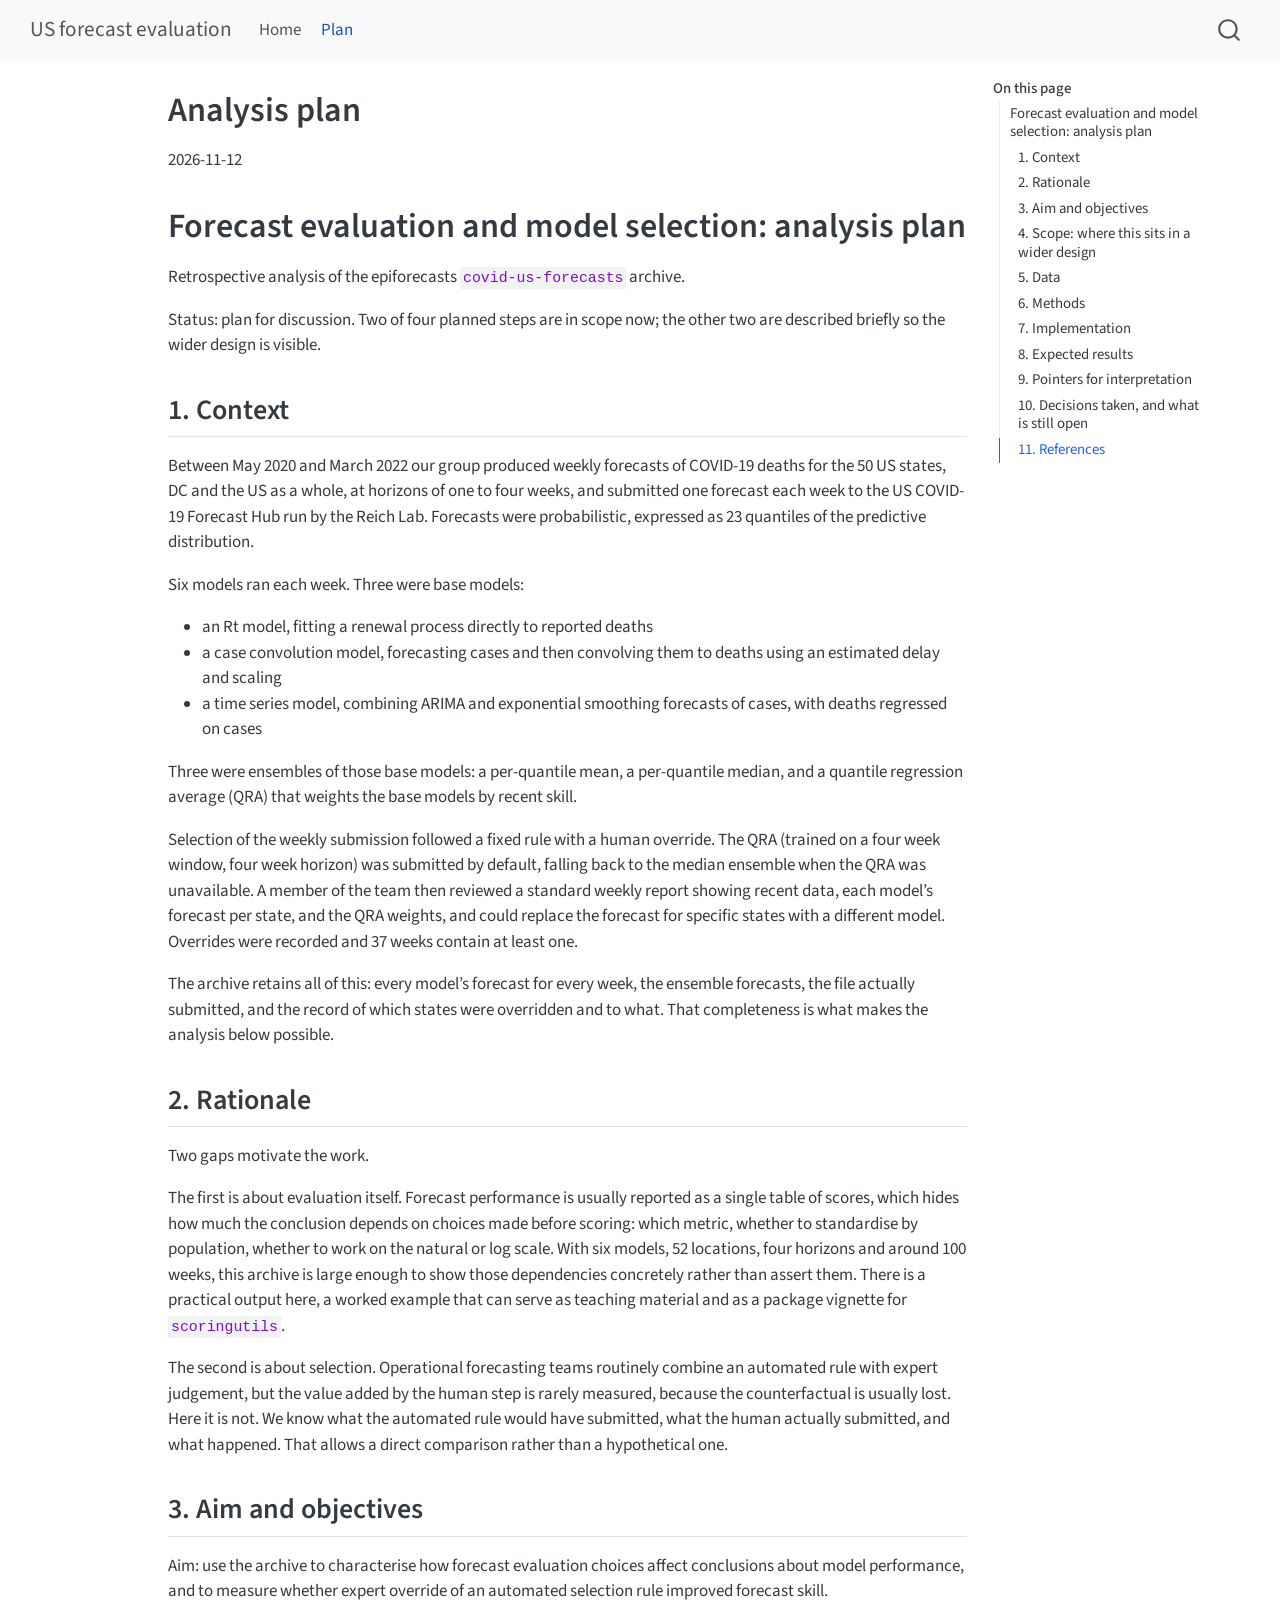
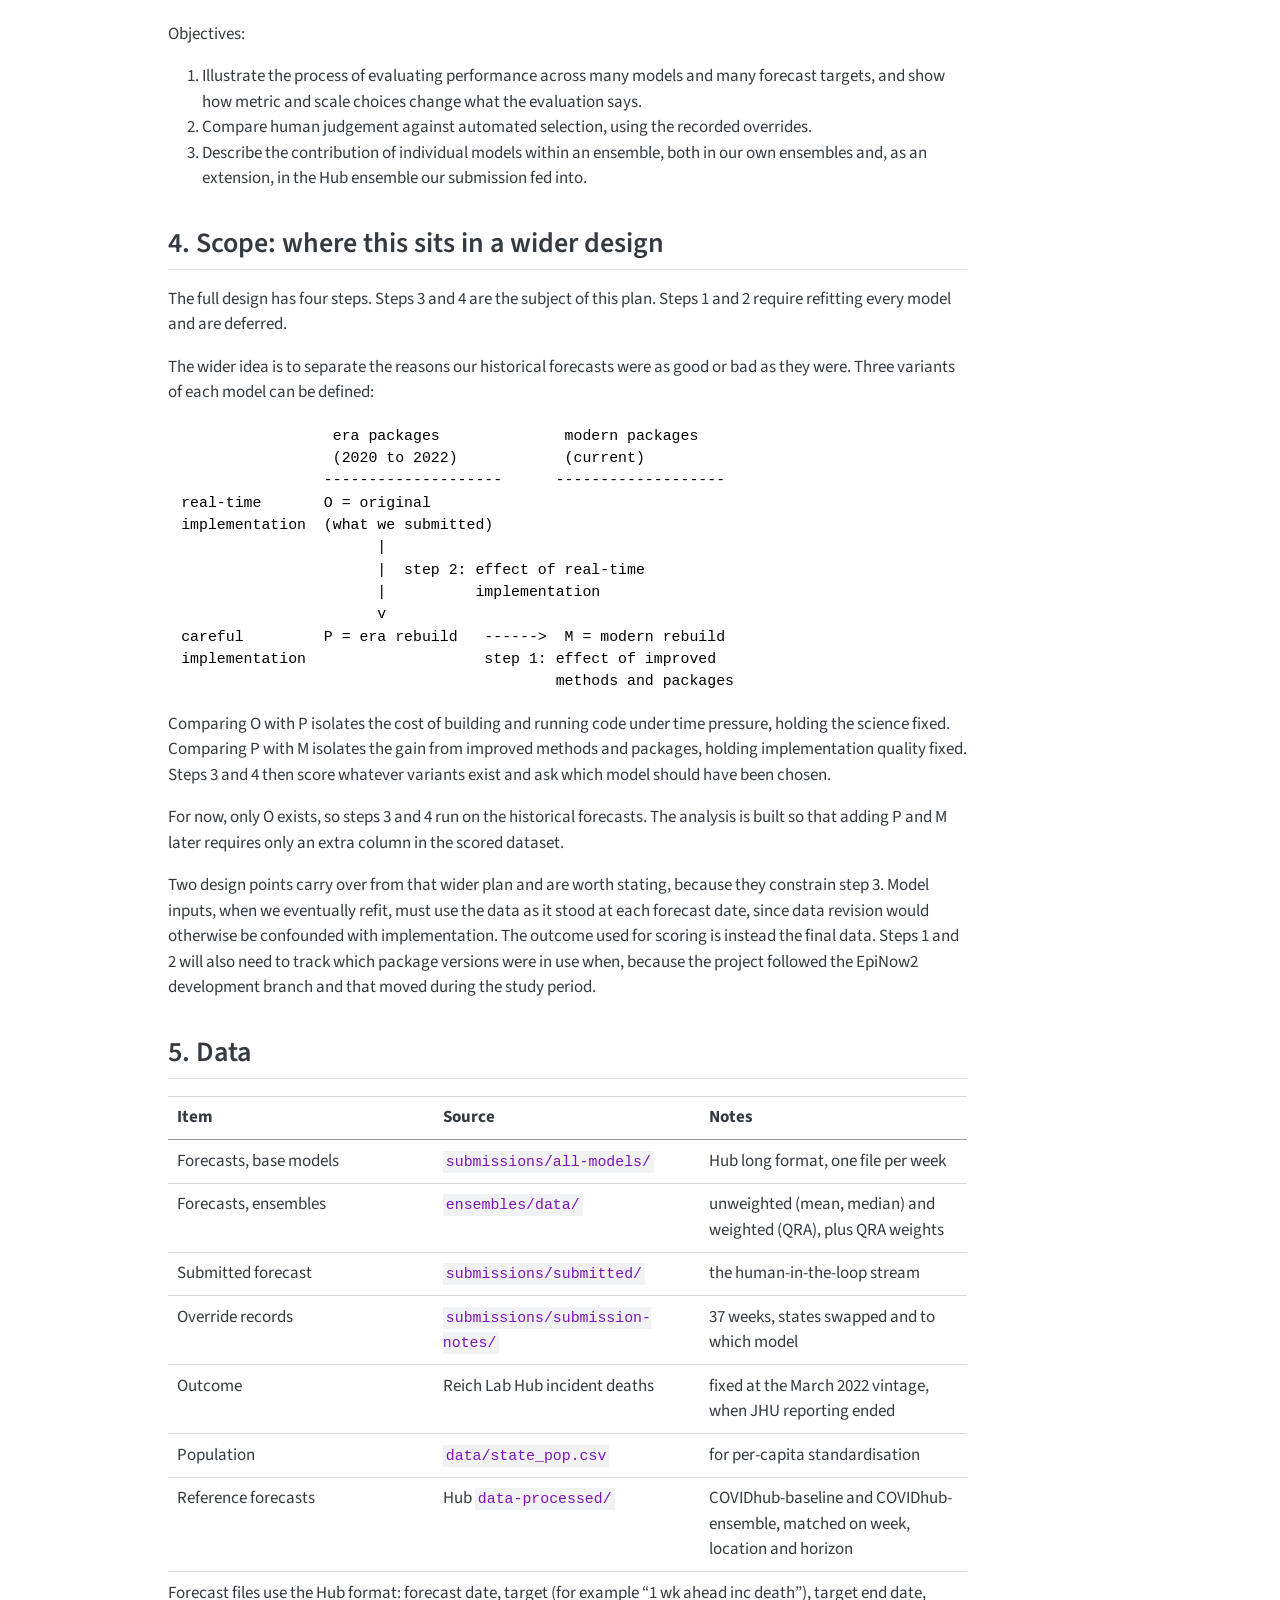
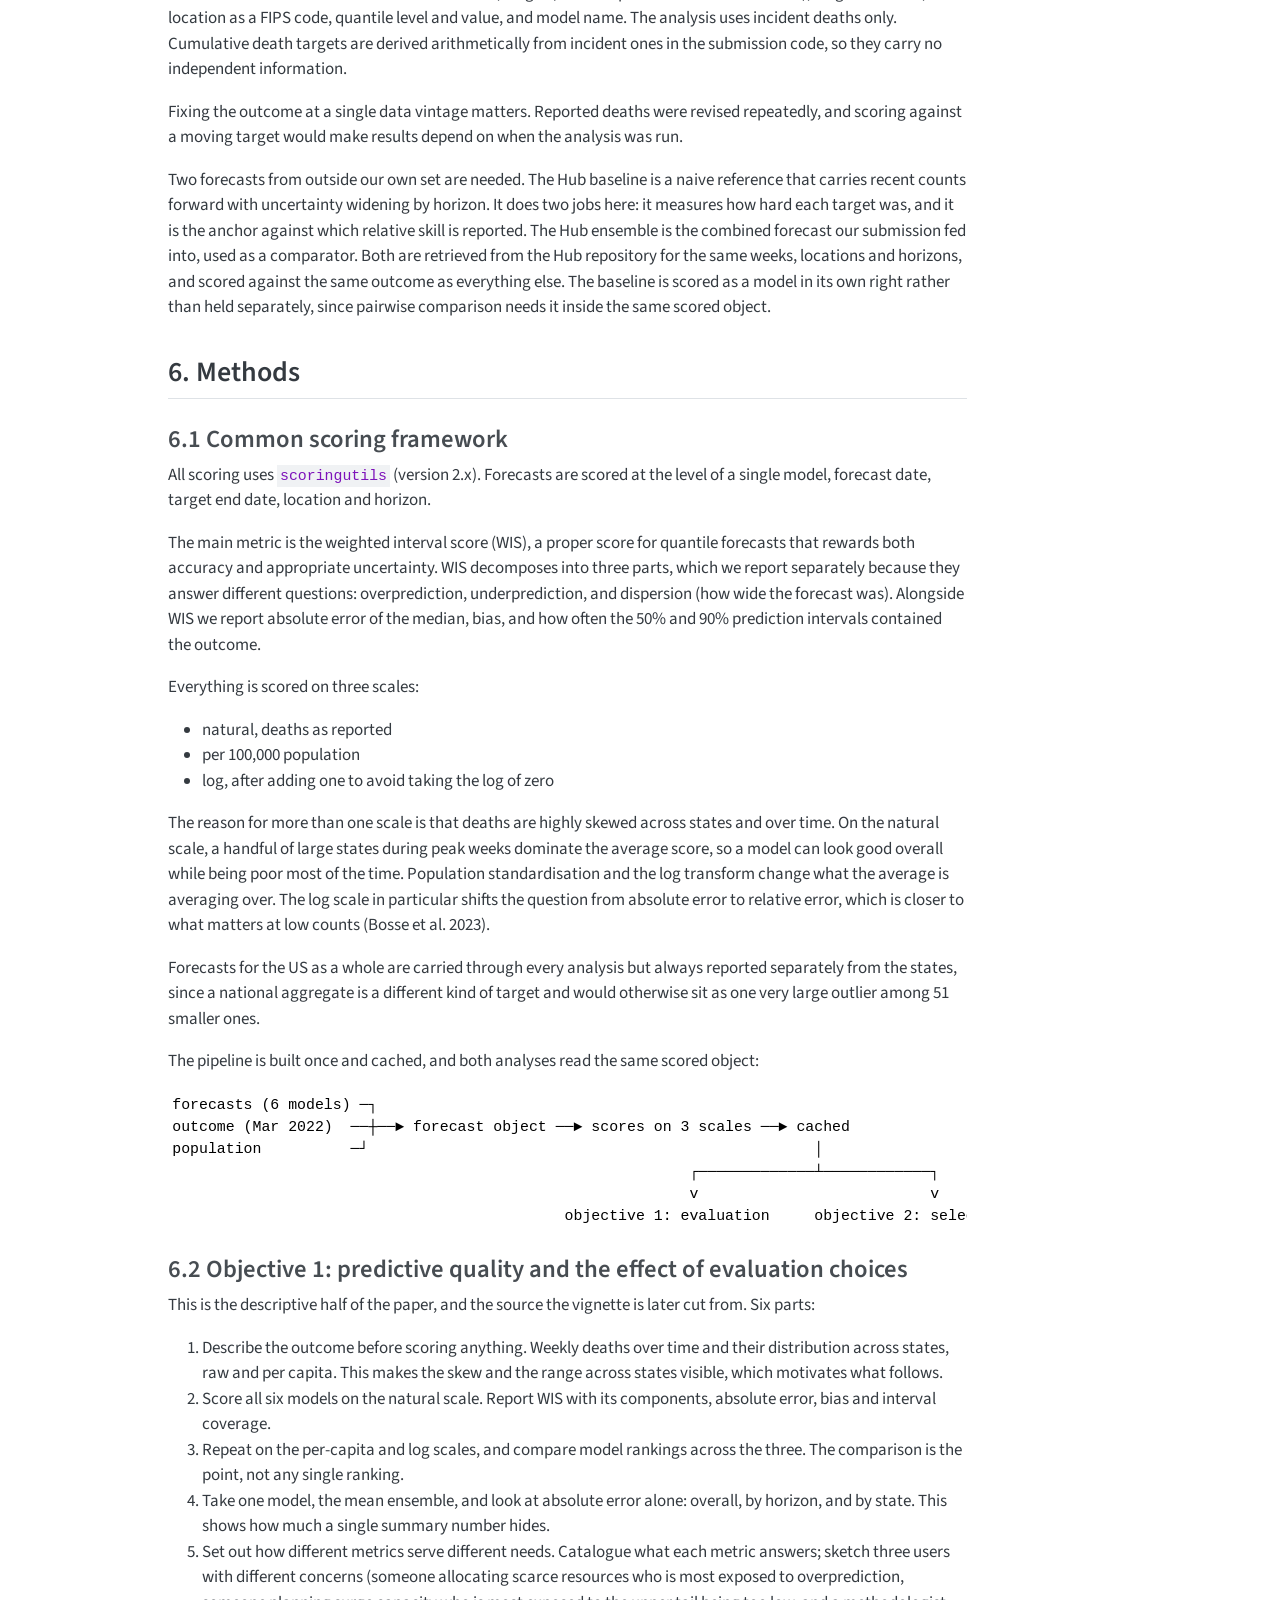
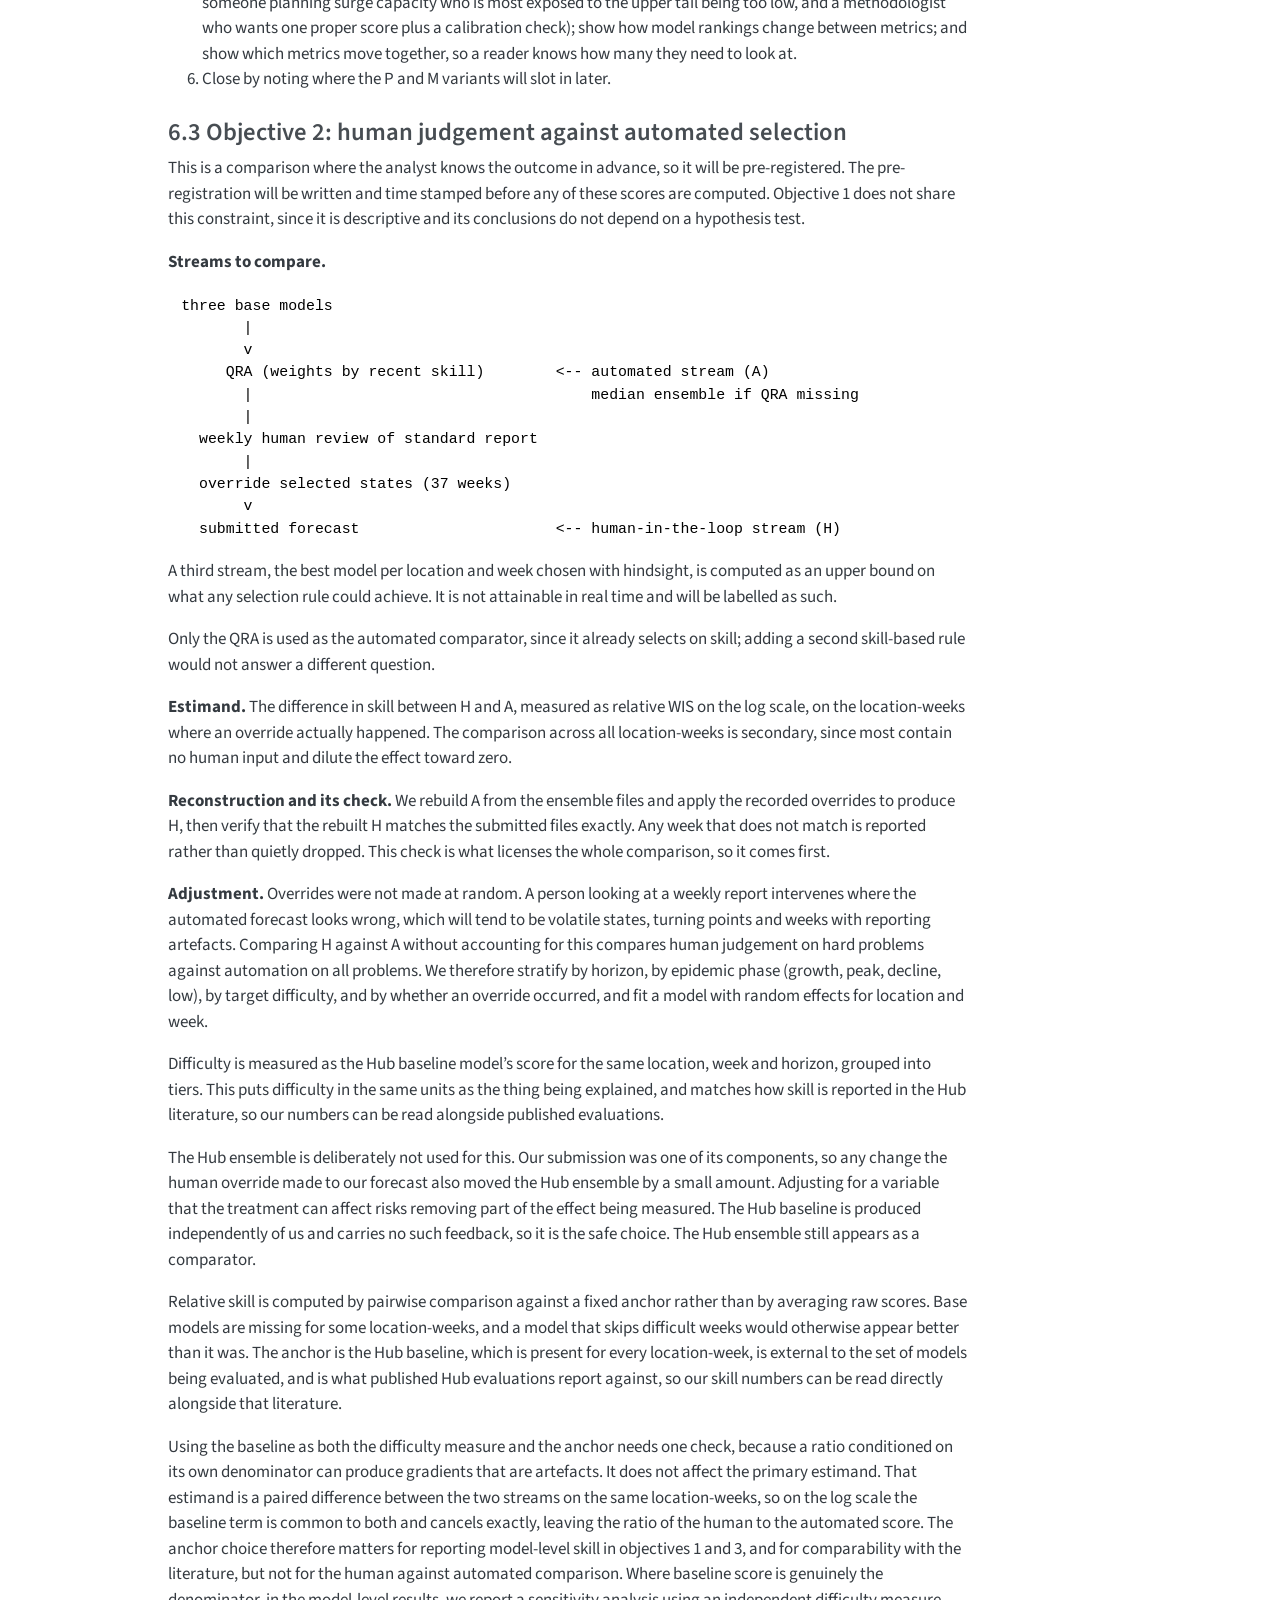
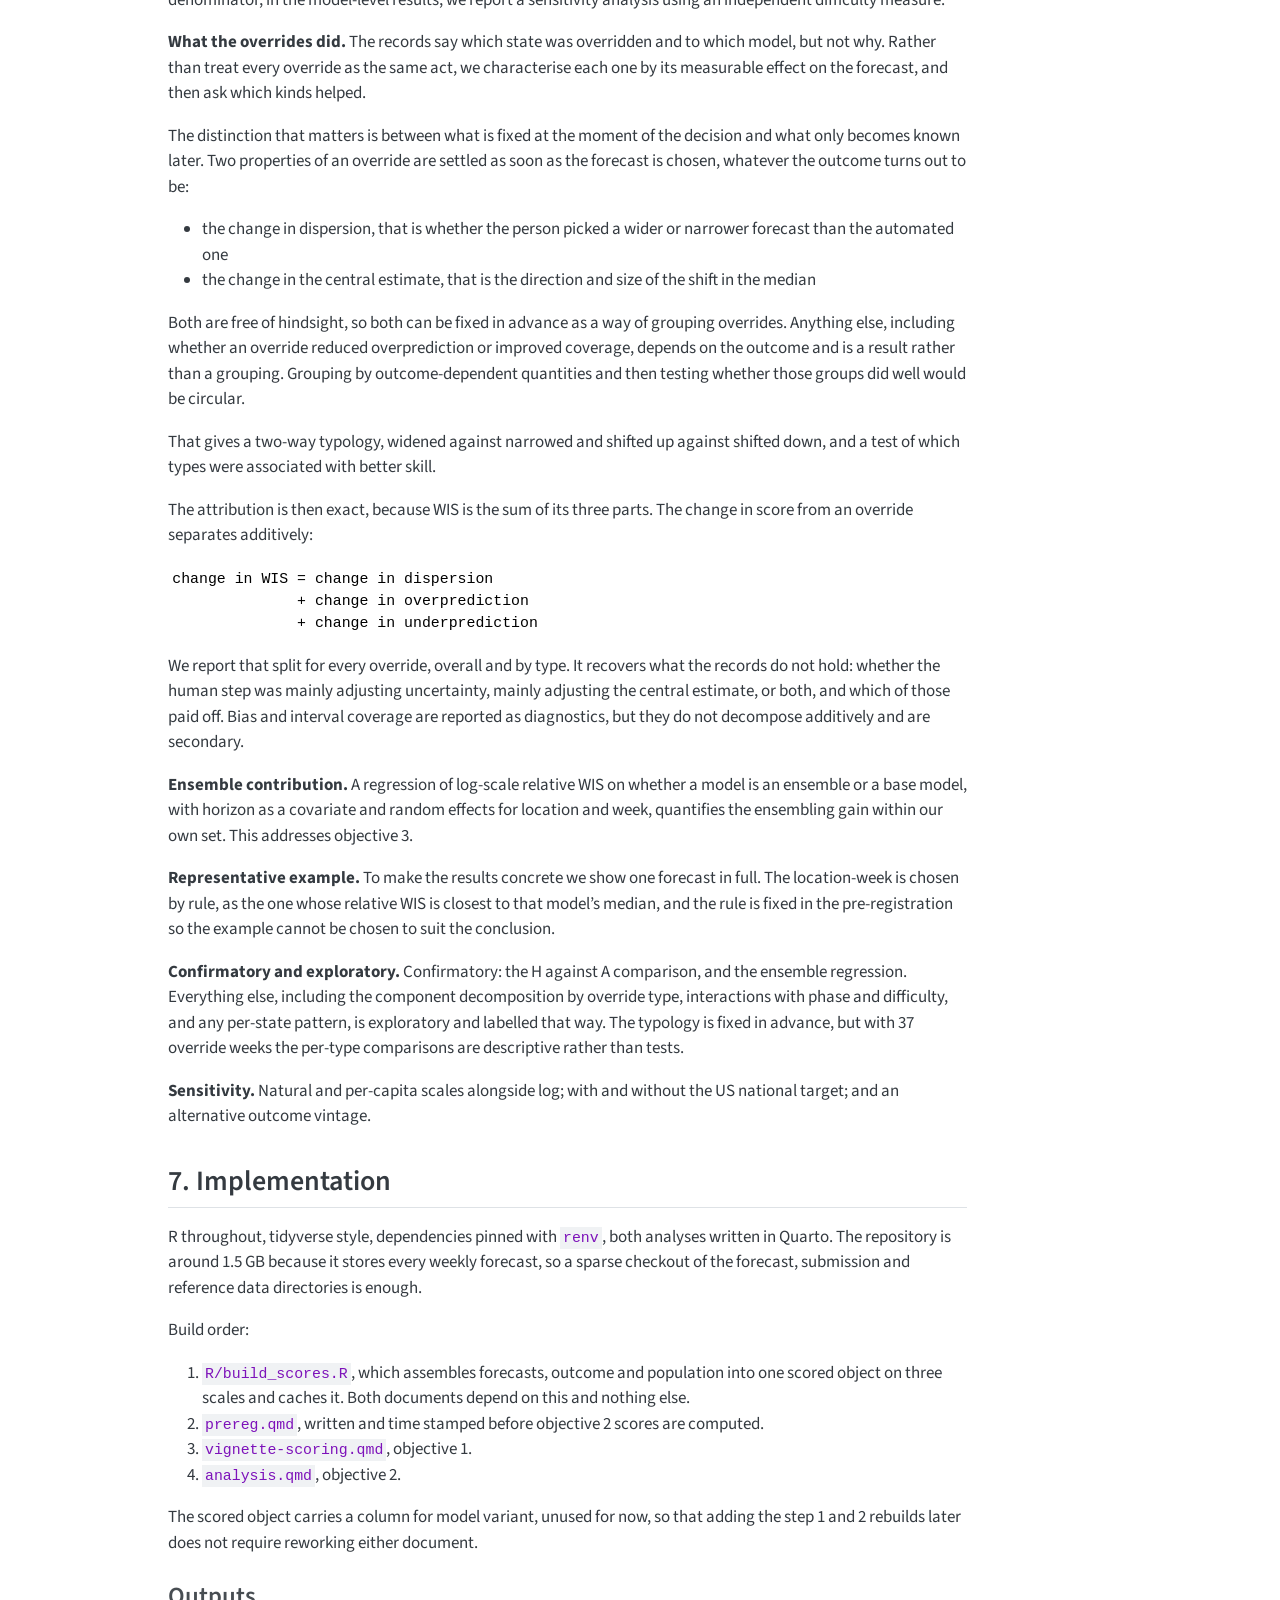
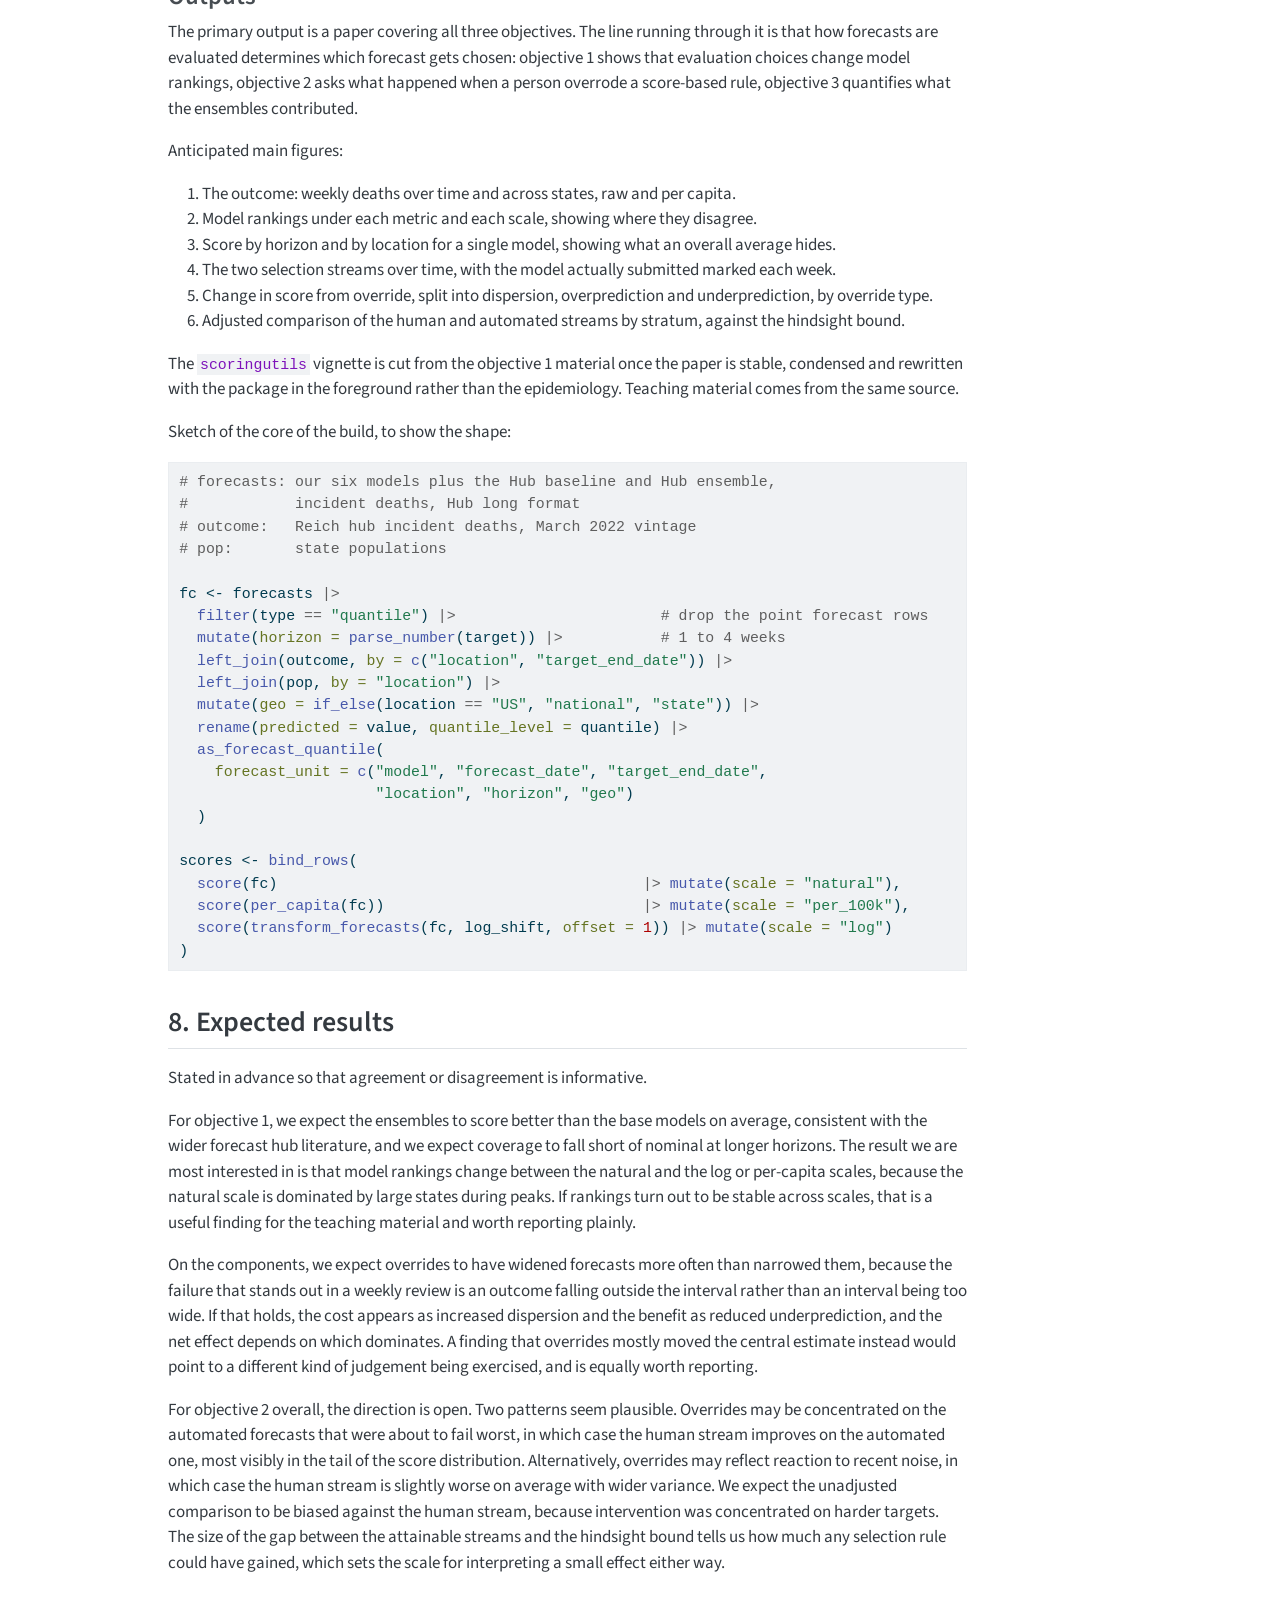
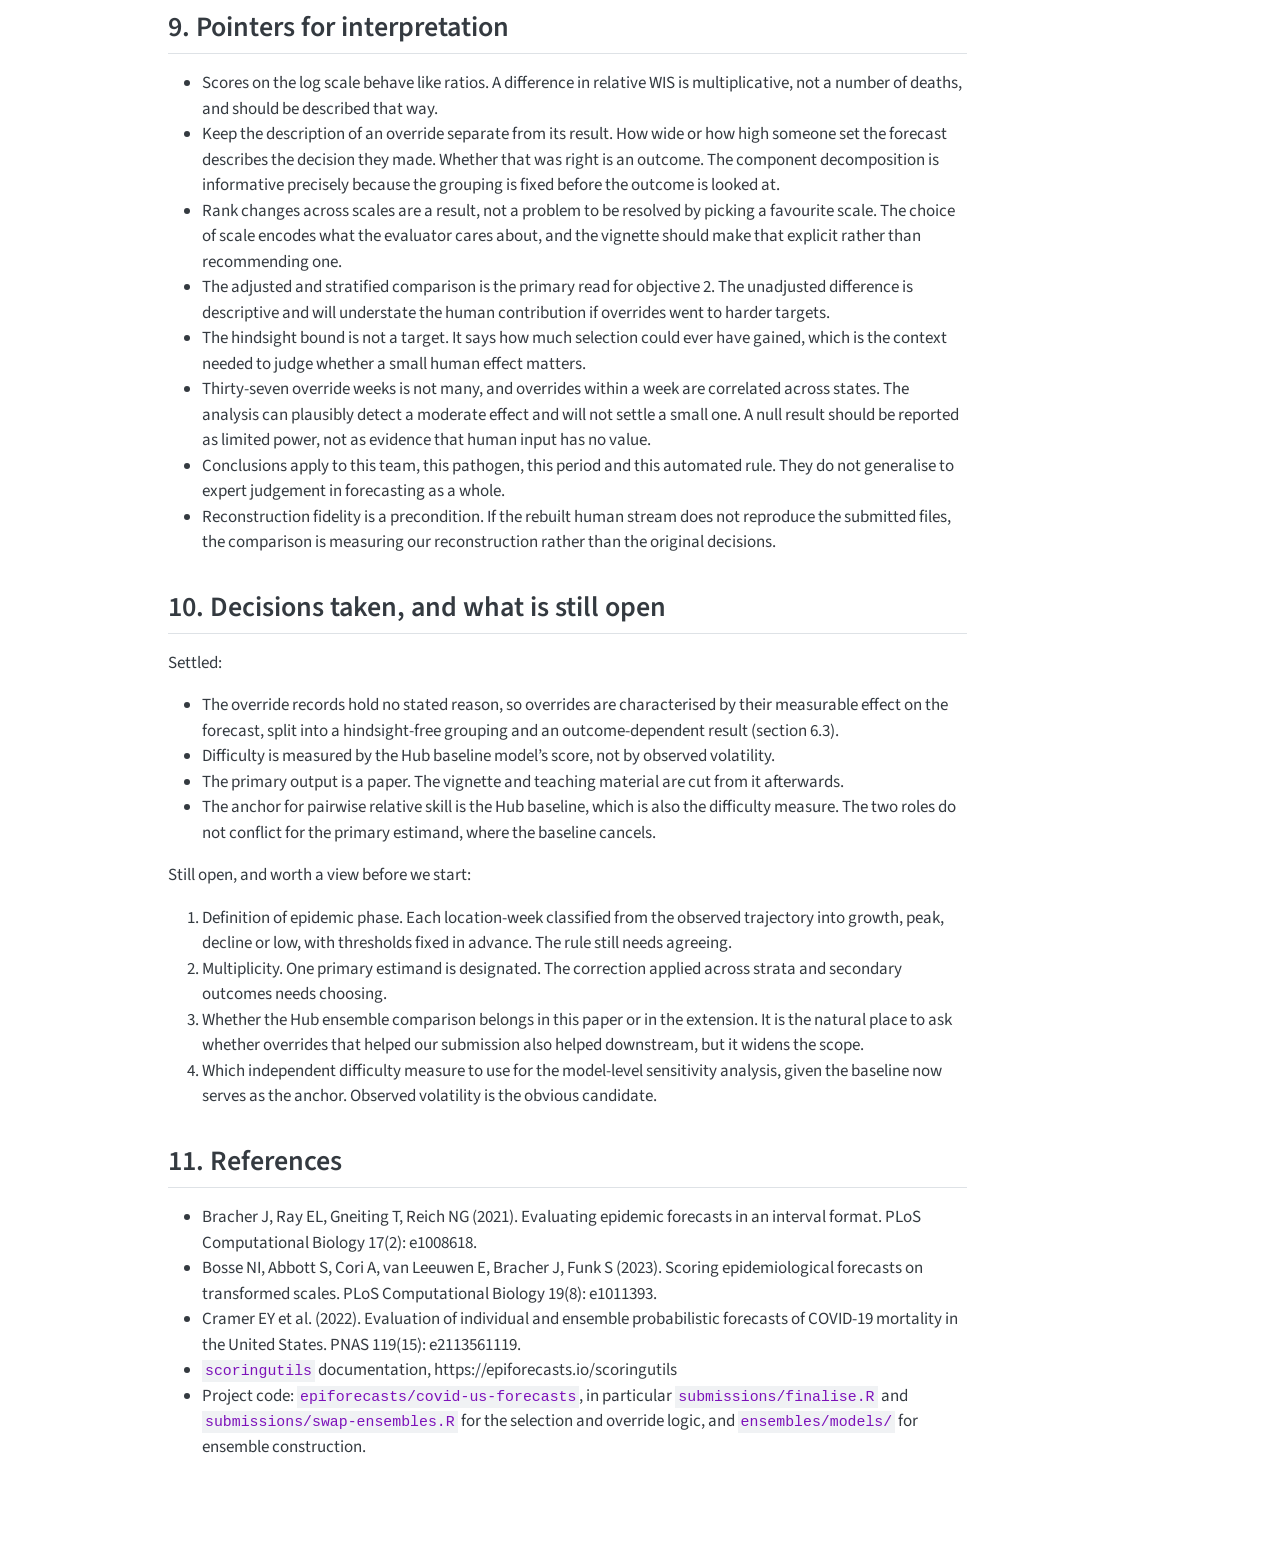
<file: notebook/pages/analysis-plan.html>
<!DOCTYPE html>
<html xmlns="http://www.w3.org/1999/xhtml" lang="en" xml:lang="en"><head>

<meta charset="utf-8">
<meta name="generator" content="quarto-1.11.9">

<meta name="viewport" content="width=device-width, initial-scale=1.0, user-scalable=yes">

<meta name="dcterms.date" content="2026-11-12">
<meta name="description" content="Steps 3 and 4: predictive quality, and human judgement against automated selection.">

<title>Analysis plan – US forecast evaluation</title>
<style>
/* Default styles provided by pandoc.
** See https://pandoc.org/MANUAL.html#variables-for-html for config info.
*/
span.smallcaps{font-variant: small-caps;}
div.columns{display: flex; gap: 1.5em;}
div.column{flex: auto;}
@media screen {
div.columns{gap: min(4vw, 1.5em);}
div.column{overflow-x: auto;}
}
div.hanging-indent{margin-left: 1.5em; text-indent: -1.5em;}
ul.task-list{list-style: none;}
ul.task-list li input[type="checkbox"] {
  width: 0.8em;
  margin: 0 0.8em 0.2em -1em; /* quarto-specific, see https://github.com/quarto-dev/quarto-cli/issues/4556 */ 
  vertical-align: middle;
}
/* CSS for syntax highlighting */
html { -webkit-text-size-adjust: 100%; }
pre > code.sourceCode { white-space: pre; position: relative; }
pre > code.sourceCode > span { display: inline-block; line-height: 1.25; }
pre > code.sourceCode > span:empty { height: 1.2em; }
.sourceCode { overflow: visible; }
code.sourceCode > span { color: inherit; text-decoration: inherit; }
div.sourceCode { margin: 1em 0; }
pre.sourceCode { margin: 0; }
@media screen {
div.sourceCode { overflow: auto; }
}
@media print {
pre > code.sourceCode { white-space: pre-wrap; }
pre > code.sourceCode > span { text-indent: -5em; padding-left: 5em; }
}
pre.numberSource code
  { counter-reset: source-line 0; }
pre.numberSource code > span
  { position: relative; left: -4em; counter-increment: source-line; }
pre.numberSource code > span > a:first-child::before
  { content: counter(source-line);
    position: relative; left: -1em; text-align: right; vertical-align: baseline;
    border: none; display: inline-block;
    -webkit-touch-callout: none; -webkit-user-select: none;
    -khtml-user-select: none; -moz-user-select: none;
    -ms-user-select: none; user-select: none;
    padding: 0 4px; width: 4em;
  }
pre.numberSource { margin-left: 3em;  padding-left: 4px; }
div.sourceCode
  {   }
@media screen {
pre > code.sourceCode > span > a:first-child::before { text-decoration: underline; }
}
</style>


<script src="../../site_libs/quarto-nav/quarto-nav.js"></script>
<script src="../../site_libs/quarto-nav/headroom.min.js"></script>
<script src="../../site_libs/clipboard/clipboard.min.js"></script>
<script src="../../site_libs/quarto-search/autocomplete.umd.js"></script>
<script src="../../site_libs/quarto-search/fuse.min.js"></script>
<script src="../../site_libs/quarto-search/quarto-search.js"></script>
<meta name="quarto:offset" content="../../">
<script src="../../site_libs/quarto-html/quarto.js" type="module"></script>
<script src="../../site_libs/quarto-html/tabsets/tabsets.js" type="module"></script>
<script src="../../site_libs/quarto-html/scrollable-regions/scrollable-regions.js" type="module"></script>
<script src="../../site_libs/quarto-html/popper.min.js"></script>
<script src="../../site_libs/quarto-html/tippy.umd.min.js"></script>
<script src="../../site_libs/quarto-html/anchor.min.js"></script>
<link href="../../site_libs/quarto-html/tippy.css" rel="stylesheet">
<link href="../../site_libs/quarto-html/quarto-syntax-highlighting-63b5708e65d6cd79cd7618c58d0c21e7.css" rel="stylesheet" id="quarto-text-highlighting-styles">
<script src="../../site_libs/bootstrap/bootstrap.min.js"></script>
<link href="../../site_libs/bootstrap/bootstrap-icons.css" rel="stylesheet">
<link href="../../site_libs/bootstrap/bootstrap-55dafd1c916ec4cb4cdcca3101f4691d.min.css" rel="stylesheet" append-hash="true" id="quarto-bootstrap" data-mode="light">
<script id="quarto-search-options" type="application/json">{
  "location": "navbar",
  "copy-button": false,
  "collapse-after": 3,
  "panel-placement": "end",
  "type": "overlay",
  "limit": 50,
  "keyboard-shortcut": [
    "f",
    "/",
    "s"
  ],
  "show-item-context": false,
  "language": {
    "search-no-results-text": "No results",
    "search-matching-documents-text": "matching documents",
    "search-copy-link-title": "Copy link to search",
    "search-hide-matches-text": "Hide additional matches",
    "search-more-match-text": "more match in this document",
    "search-more-matches-text": "more matches in this document",
    "search-clear-button-title": "Clear",
    "search-text-placeholder": "",
    "search-detached-cancel-button-title": "Cancel",
    "search-submit-button-title": "Submit",
    "search-label": "Search"
  }
}</script>


</head>

<body class="nav-fixed quarto-light"><a id="quarto-skip-link" class="visually-hidden-focusable" href="#quarto-document-content">Skip to main content</a>

<div id="quarto-search-results"></div>
  <header id="quarto-header" class="headroom fixed-top">
    <nav class="navbar navbar-expand-lg " data-bs-theme="dark" aria-label="Site">
      <div class="navbar-container container-fluid">
      <div class="navbar-brand-container mx-auto">
    <a class="navbar-brand" href="../../index.html">
    <span class="navbar-title">US forecast evaluation</span>
    </a>
  </div>
          <button class="navbar-toggler" type="button" data-bs-toggle="collapse" data-bs-target="#navbarCollapse" aria-controls="navbarCollapse" aria-expanded="false" aria-label="Toggle navigation" onclick="if (window.quartoToggleHeadroom) { window.quartoToggleHeadroom(); }">
  <span class="navbar-toggler-icon"></span>
</button>
          <div class="collapse navbar-collapse" id="navbarCollapse">
            <ul class="navbar-nav navbar-nav-scroll me-auto">
  <li class="nav-item">
    <a class="nav-link" href="../../index.html"> 
<span class="menu-text">Home</span></a>
  </li>  
  <li class="nav-item">
    <a class="nav-link active" href="../../notebook/pages/analysis-plan.html" aria-current="page"> 
<span class="menu-text">Plan</span></a>
  </li>  
</ul>
          </div> <!-- /navcollapse -->
            <div class="quarto-navbar-tools">
</div>
            <div id="quarto-search" class="" title="Search"></div>
      </div> <!-- /container-fluid -->
    </nav>
</header>
<!-- content -->
<div id="quarto-content" class="quarto-container page-columns page-rows-contents page-layout-article page-navbar">
<!-- sidebar -->
<!-- margin-sidebar -->
    <div id="quarto-margin-sidebar" class="sidebar margin-sidebar">
        <nav id="TOC" role="doc-toc" aria-labelledby="toc-title" class="toc-active">
    <h2 id="toc-title">On this page</h2>
   
  <ul>
  <li><a href="#forecast-evaluation-and-model-selection-analysis-plan" id="toc-forecast-evaluation-and-model-selection-analysis-plan" class="nav-link active" data-scroll-target="#forecast-evaluation-and-model-selection-analysis-plan">Forecast evaluation and model selection: analysis plan</a>
  <ul class="collapse">
  <li><a href="#context" id="toc-context" class="nav-link" data-scroll-target="#context">1. Context</a></li>
  <li><a href="#rationale" id="toc-rationale" class="nav-link" data-scroll-target="#rationale">2. Rationale</a></li>
  <li><a href="#aim-and-objectives" id="toc-aim-and-objectives" class="nav-link" data-scroll-target="#aim-and-objectives">3. Aim and objectives</a></li>
  <li><a href="#scope-where-this-sits-in-a-wider-design" id="toc-scope-where-this-sits-in-a-wider-design" class="nav-link" data-scroll-target="#scope-where-this-sits-in-a-wider-design">4. Scope: where this sits in a wider design</a></li>
  <li><a href="#data" id="toc-data" class="nav-link" data-scroll-target="#data">5. Data</a></li>
  <li><a href="#methods" id="toc-methods" class="nav-link" data-scroll-target="#methods">6. Methods</a>
  <ul class="collapse">
  <li><a href="#common-scoring-framework" id="toc-common-scoring-framework" class="nav-link" data-scroll-target="#common-scoring-framework">6.1 Common scoring framework</a></li>
  <li><a href="#objective-1-predictive-quality-and-the-effect-of-evaluation-choices" id="toc-objective-1-predictive-quality-and-the-effect-of-evaluation-choices" class="nav-link" data-scroll-target="#objective-1-predictive-quality-and-the-effect-of-evaluation-choices">6.2 Objective 1: predictive quality and the effect of evaluation choices</a></li>
  <li><a href="#objective-2-human-judgement-against-automated-selection" id="toc-objective-2-human-judgement-against-automated-selection" class="nav-link" data-scroll-target="#objective-2-human-judgement-against-automated-selection">6.3 Objective 2: human judgement against automated selection</a></li>
  </ul></li>
  <li><a href="#implementation" id="toc-implementation" class="nav-link" data-scroll-target="#implementation">7. Implementation</a>
  <ul class="collapse">
  <li><a href="#outputs" id="toc-outputs" class="nav-link" data-scroll-target="#outputs">Outputs</a></li>
  </ul></li>
  <li><a href="#expected-results" id="toc-expected-results" class="nav-link" data-scroll-target="#expected-results">8. Expected results</a></li>
  <li><a href="#pointers-for-interpretation" id="toc-pointers-for-interpretation" class="nav-link" data-scroll-target="#pointers-for-interpretation">9. Pointers for interpretation</a></li>
  <li><a href="#decisions-taken-and-what-is-still-open" id="toc-decisions-taken-and-what-is-still-open" class="nav-link" data-scroll-target="#decisions-taken-and-what-is-still-open">10. Decisions taken, and what is still open</a></li>
  <li><a href="#references" id="toc-references" class="nav-link" data-scroll-target="#references">11. References</a></li>
  </ul></li>
  </ul>
</nav>
    </div>
<!-- main -->
<main class="content" id="quarto-document-content" tabindex="-1"><header id="title-block-header" class="quarto-title-block"><h1 class="title display-7">Analysis plan</h1></header>

<header id="title-block-header">


<p class="date">2026-11-12</p>
</header>


<!-- The plan lives in plans/analysis-plan.md. Edit it there, not here. -->
<section id="forecast-evaluation-and-model-selection-analysis-plan" class="level1">
<h1>Forecast evaluation and model selection: analysis plan</h1>
<p>Retrospective analysis of the epiforecasts <code>covid-us-forecasts</code> archive.</p>
<p>Status: plan for discussion. Two of four planned steps are in scope now; the other two are described briefly so the wider design is visible.</p>
<section id="context" class="level2">
<h2 class="anchored" data-anchor-id="context">1. Context</h2>
<p>Between May 2020 and March 2022 our group produced weekly forecasts of COVID-19 deaths for the 50 US states, DC and the US as a whole, at horizons of one to four weeks, and submitted one forecast each week to the US COVID-19 Forecast Hub run by the Reich Lab. Forecasts were probabilistic, expressed as 23 quantiles of the predictive distribution.</p>
<p>Six models ran each week. Three were base models:</p>
<ul>
<li>an Rt model, fitting a renewal process directly to reported deaths</li>
<li>a case convolution model, forecasting cases and then convolving them to deaths using an estimated delay and scaling</li>
<li>a time series model, combining ARIMA and exponential smoothing forecasts of cases, with deaths regressed on cases</li>
</ul>
<p>Three were ensembles of those base models: a per-quantile mean, a per-quantile median, and a quantile regression average (QRA) that weights the base models by recent skill.</p>
<p>Selection of the weekly submission followed a fixed rule with a human override. The QRA (trained on a four week window, four week horizon) was submitted by default, falling back to the median ensemble when the QRA was unavailable. A member of the team then reviewed a standard weekly report showing recent data, each model’s forecast per state, and the QRA weights, and could replace the forecast for specific states with a different model. Overrides were recorded and 37 weeks contain at least one.</p>
<p>The archive retains all of this: every model’s forecast for every week, the ensemble forecasts, the file actually submitted, and the record of which states were overridden and to what. That completeness is what makes the analysis below possible.</p>
</section>
<section id="rationale" class="level2">
<h2 class="anchored" data-anchor-id="rationale">2. Rationale</h2>
<p>Two gaps motivate the work.</p>
<p>The first is about evaluation itself. Forecast performance is usually reported as a single table of scores, which hides how much the conclusion depends on choices made before scoring: which metric, whether to standardise by population, whether to work on the natural or log scale. With six models, 52 locations, four horizons and around 100 weeks, this archive is large enough to show those dependencies concretely rather than assert them. There is a practical output here, a worked example that can serve as teaching material and as a package vignette for <code>scoringutils</code>.</p>
<p>The second is about selection. Operational forecasting teams routinely combine an automated rule with expert judgement, but the value added by the human step is rarely measured, because the counterfactual is usually lost. Here it is not. We know what the automated rule would have submitted, what the human actually submitted, and what happened. That allows a direct comparison rather than a hypothetical one.</p>
</section>
<section id="aim-and-objectives" class="level2">
<h2 class="anchored" data-anchor-id="aim-and-objectives">3. Aim and objectives</h2>
<p>Aim: use the archive to characterise how forecast evaluation choices affect conclusions about model performance, and to measure whether expert override of an automated selection rule improved forecast skill.</p>
<p>Objectives:</p>
<ol type="1">
<li>Illustrate the process of evaluating performance across many models and many forecast targets, and show how metric and scale choices change what the evaluation says.</li>
<li>Compare human judgement against automated selection, using the recorded overrides.</li>
<li>Describe the contribution of individual models within an ensemble, both in our own ensembles and, as an extension, in the Hub ensemble our submission fed into.</li>
</ol>
</section>
<section id="scope-where-this-sits-in-a-wider-design" class="level2">
<h2 class="anchored" data-anchor-id="scope-where-this-sits-in-a-wider-design">4. Scope: where this sits in a wider design</h2>
<p>The full design has four steps. Steps 3 and 4 are the subject of this plan. Steps 1 and 2 require refitting every model and are deferred.</p>
<p>The wider idea is to separate the reasons our historical forecasts were as good or bad as they were. Three variants of each model can be defined:</p>
<pre><code>                  era packages              modern packages
                  (2020 to 2022)            (current)
                 --------------------      -------------------
 real-time       O = original
 implementation  (what we submitted)
                       |
                       |  step 2: effect of real-time
                       |          implementation
                       v
 careful         P = era rebuild   ------&gt;  M = modern rebuild
 implementation                    step 1: effect of improved
                                           methods and packages</code></pre>
<p>Comparing O with P isolates the cost of building and running code under time pressure, holding the science fixed. Comparing P with M isolates the gain from improved methods and packages, holding implementation quality fixed. Steps 3 and 4 then score whatever variants exist and ask which model should have been chosen.</p>
<p>For now, only O exists, so steps 3 and 4 run on the historical forecasts. The analysis is built so that adding P and M later requires only an extra column in the scored dataset.</p>
<p>Two design points carry over from that wider plan and are worth stating, because they constrain step 3. Model inputs, when we eventually refit, must use the data as it stood at each forecast date, since data revision would otherwise be confounded with implementation. The outcome used for scoring is instead the final data. Steps 1 and 2 will also need to track which package versions were in use when, because the project followed the EpiNow2 development branch and that moved during the study period.</p>
</section>
<section id="data" class="level2">
<h2 class="anchored" data-anchor-id="data">5. Data</h2>
<table class="caption-top table">
<colgroup>
<col style="width: 33%">
<col style="width: 33%">
<col style="width: 33%">
</colgroup>
<thead>
<tr class="header">
<th>Item</th>
<th>Source</th>
<th>Notes</th>
</tr>
</thead>
<tbody>
<tr class="odd">
<td>Forecasts, base models</td>
<td><code>submissions/all-models/</code></td>
<td>Hub long format, one file per week</td>
</tr>
<tr class="even">
<td>Forecasts, ensembles</td>
<td><code>ensembles/data/</code></td>
<td>unweighted (mean, median) and weighted (QRA), plus QRA weights</td>
</tr>
<tr class="odd">
<td>Submitted forecast</td>
<td><code>submissions/submitted/</code></td>
<td>the human-in-the-loop stream</td>
</tr>
<tr class="even">
<td>Override records</td>
<td><code>submissions/submission-notes/</code></td>
<td>37 weeks, states swapped and to which model</td>
</tr>
<tr class="odd">
<td>Outcome</td>
<td>Reich Lab Hub incident deaths</td>
<td>fixed at the March 2022 vintage, when JHU reporting ended</td>
</tr>
<tr class="even">
<td>Population</td>
<td><code>data/state_pop.csv</code></td>
<td>for per-capita standardisation</td>
</tr>
<tr class="odd">
<td>Reference forecasts</td>
<td>Hub <code>data-processed/</code></td>
<td>COVIDhub-baseline and COVIDhub-ensemble, matched on week, location and horizon</td>
</tr>
</tbody>
</table>
<p>Forecast files use the Hub format: forecast date, target (for example “1 wk ahead inc death”), target end date, location as a FIPS code, quantile level and value, and model name. The analysis uses incident deaths only. Cumulative death targets are derived arithmetically from incident ones in the submission code, so they carry no independent information.</p>
<p>Fixing the outcome at a single data vintage matters. Reported deaths were revised repeatedly, and scoring against a moving target would make results depend on when the analysis was run.</p>
<p>Two forecasts from outside our own set are needed. The Hub baseline is a naive reference that carries recent counts forward with uncertainty widening by horizon. It does two jobs here: it measures how hard each target was, and it is the anchor against which relative skill is reported. The Hub ensemble is the combined forecast our submission fed into, used as a comparator. Both are retrieved from the Hub repository for the same weeks, locations and horizons, and scored against the same outcome as everything else. The baseline is scored as a model in its own right rather than held separately, since pairwise comparison needs it inside the same scored object.</p>
</section>
<section id="methods" class="level2">
<h2 class="anchored" data-anchor-id="methods">6. Methods</h2>
<section id="common-scoring-framework" class="level3">
<h3 class="anchored" data-anchor-id="common-scoring-framework">6.1 Common scoring framework</h3>
<p>All scoring uses <code>scoringutils</code> (version 2.x). Forecasts are scored at the level of a single model, forecast date, target end date, location and horizon.</p>
<p>The main metric is the weighted interval score (WIS), a proper score for quantile forecasts that rewards both accuracy and appropriate uncertainty. WIS decomposes into three parts, which we report separately because they answer different questions: overprediction, underprediction, and dispersion (how wide the forecast was). Alongside WIS we report absolute error of the median, bias, and how often the 50% and 90% prediction intervals contained the outcome.</p>
<p>Everything is scored on three scales:</p>
<ul>
<li>natural, deaths as reported</li>
<li>per 100,000 population</li>
<li>log, after adding one to avoid taking the log of zero</li>
</ul>
<p>The reason for more than one scale is that deaths are highly skewed across states and over time. On the natural scale, a handful of large states during peak weeks dominate the average score, so a model can look good overall while being poor most of the time. Population standardisation and the log transform change what the average is averaging over. The log scale in particular shifts the question from absolute error to relative error, which is closer to what matters at low counts (Bosse et al.&nbsp;2023).</p>
<p>Forecasts for the US as a whole are carried through every analysis but always reported separately from the states, since a national aggregate is a different kind of target and would otherwise sit as one very large outlier among 51 smaller ones.</p>
<p>The pipeline is built once and cached, and both analyses read the same scored object:</p>
<pre><code>forecasts (6 models) ─┐
outcome (Mar 2022)  ──┼──► forecast object ──► scores on 3 scales ──► cached
population          ─┘                                                  │
                                                          ┌─────────────┴────────────┐
                                                          v                          v
                                            objective 1: evaluation     objective 2: selection</code></pre>
</section>
<section id="objective-1-predictive-quality-and-the-effect-of-evaluation-choices" class="level3">
<h3 class="anchored" data-anchor-id="objective-1-predictive-quality-and-the-effect-of-evaluation-choices">6.2 Objective 1: predictive quality and the effect of evaluation choices</h3>
<p>This is the descriptive half of the paper, and the source the vignette is later cut from. Six parts:</p>
<ol type="1">
<li>Describe the outcome before scoring anything. Weekly deaths over time and their distribution across states, raw and per capita. This makes the skew and the range across states visible, which motivates what follows.</li>
<li>Score all six models on the natural scale. Report WIS with its components, absolute error, bias and interval coverage.</li>
<li>Repeat on the per-capita and log scales, and compare model rankings across the three. The comparison is the point, not any single ranking.</li>
<li>Take one model, the mean ensemble, and look at absolute error alone: overall, by horizon, and by state. This shows how much a single summary number hides.</li>
<li>Set out how different metrics serve different needs. Catalogue what each metric answers; sketch three users with different concerns (someone allocating scarce resources who is most exposed to overprediction, someone planning surge capacity who is most exposed to the upper tail being too low, and a methodologist who wants one proper score plus a calibration check); show how model rankings change between metrics; and show which metrics move together, so a reader knows how many they need to look at.</li>
<li>Close by noting where the P and M variants will slot in later.</li>
</ol>
</section>
<section id="objective-2-human-judgement-against-automated-selection" class="level3">
<h3 class="anchored" data-anchor-id="objective-2-human-judgement-against-automated-selection">6.3 Objective 2: human judgement against automated selection</h3>
<p>This is a comparison where the analyst knows the outcome in advance, so it will be pre-registered. The pre-registration will be written and time stamped before any of these scores are computed. Objective 1 does not share this constraint, since it is descriptive and its conclusions do not depend on a hypothesis test.</p>
<p><strong>Streams to compare.</strong></p>
<pre><code> three base models
        |
        v
      QRA (weights by recent skill)        &lt;-- automated stream (A)
        |                                      median ensemble if QRA missing
        |
   weekly human review of standard report
        |
   override selected states (37 weeks)
        v
   submitted forecast                      &lt;-- human-in-the-loop stream (H)</code></pre>
<p>A third stream, the best model per location and week chosen with hindsight, is computed as an upper bound on what any selection rule could achieve. It is not attainable in real time and will be labelled as such.</p>
<p>Only the QRA is used as the automated comparator, since it already selects on skill; adding a second skill-based rule would not answer a different question.</p>
<p><strong>Estimand.</strong> The difference in skill between H and A, measured as relative WIS on the log scale, on the location-weeks where an override actually happened. The comparison across all location-weeks is secondary, since most contain no human input and dilute the effect toward zero.</p>
<p><strong>Reconstruction and its check.</strong> We rebuild A from the ensemble files and apply the recorded overrides to produce H, then verify that the rebuilt H matches the submitted files exactly. Any week that does not match is reported rather than quietly dropped. This check is what licenses the whole comparison, so it comes first.</p>
<p><strong>Adjustment.</strong> Overrides were not made at random. A person looking at a weekly report intervenes where the automated forecast looks wrong, which will tend to be volatile states, turning points and weeks with reporting artefacts. Comparing H against A without accounting for this compares human judgement on hard problems against automation on all problems. We therefore stratify by horizon, by epidemic phase (growth, peak, decline, low), by target difficulty, and by whether an override occurred, and fit a model with random effects for location and week.</p>
<p>Difficulty is measured as the Hub baseline model’s score for the same location, week and horizon, grouped into tiers. This puts difficulty in the same units as the thing being explained, and matches how skill is reported in the Hub literature, so our numbers can be read alongside published evaluations.</p>
<p>The Hub ensemble is deliberately not used for this. Our submission was one of its components, so any change the human override made to our forecast also moved the Hub ensemble by a small amount. Adjusting for a variable that the treatment can affect risks removing part of the effect being measured. The Hub baseline is produced independently of us and carries no such feedback, so it is the safe choice. The Hub ensemble still appears as a comparator.</p>
<p>Relative skill is computed by pairwise comparison against a fixed anchor rather than by averaging raw scores. Base models are missing for some location-weeks, and a model that skips difficult weeks would otherwise appear better than it was. The anchor is the Hub baseline, which is present for every location-week, is external to the set of models being evaluated, and is what published Hub evaluations report against, so our skill numbers can be read directly alongside that literature.</p>
<p>Using the baseline as both the difficulty measure and the anchor needs one check, because a ratio conditioned on its own denominator can produce gradients that are artefacts. It does not affect the primary estimand. That estimand is a paired difference between the two streams on the same location-weeks, so on the log scale the baseline term is common to both and cancels exactly, leaving the ratio of the human to the automated score. The anchor choice therefore matters for reporting model-level skill in objectives 1 and 3, and for comparability with the literature, but not for the human against automated comparison. Where baseline score is genuinely the denominator, in the model-level results, we report a sensitivity analysis using an independent difficulty measure.</p>
<p><strong>What the overrides did.</strong> The records say which state was overridden and to which model, but not why. Rather than treat every override as the same act, we characterise each one by its measurable effect on the forecast, and then ask which kinds helped.</p>
<p>The distinction that matters is between what is fixed at the moment of the decision and what only becomes known later. Two properties of an override are settled as soon as the forecast is chosen, whatever the outcome turns out to be:</p>
<ul>
<li>the change in dispersion, that is whether the person picked a wider or narrower forecast than the automated one</li>
<li>the change in the central estimate, that is the direction and size of the shift in the median</li>
</ul>
<p>Both are free of hindsight, so both can be fixed in advance as a way of grouping overrides. Anything else, including whether an override reduced overprediction or improved coverage, depends on the outcome and is a result rather than a grouping. Grouping by outcome-dependent quantities and then testing whether those groups did well would be circular.</p>
<p>That gives a two-way typology, widened against narrowed and shifted up against shifted down, and a test of which types were associated with better skill.</p>
<p>The attribution is then exact, because WIS is the sum of its three parts. The change in score from an override separates additively:</p>
<pre><code>change in WIS = change in dispersion
              + change in overprediction
              + change in underprediction</code></pre>
<p>We report that split for every override, overall and by type. It recovers what the records do not hold: whether the human step was mainly adjusting uncertainty, mainly adjusting the central estimate, or both, and which of those paid off. Bias and interval coverage are reported as diagnostics, but they do not decompose additively and are secondary.</p>
<p><strong>Ensemble contribution.</strong> A regression of log-scale relative WIS on whether a model is an ensemble or a base model, with horizon as a covariate and random effects for location and week, quantifies the ensembling gain within our own set. This addresses objective 3.</p>
<p><strong>Representative example.</strong> To make the results concrete we show one forecast in full. The location-week is chosen by rule, as the one whose relative WIS is closest to that model’s median, and the rule is fixed in the pre-registration so the example cannot be chosen to suit the conclusion.</p>
<p><strong>Confirmatory and exploratory.</strong> Confirmatory: the H against A comparison, and the ensemble regression. Everything else, including the component decomposition by override type, interactions with phase and difficulty, and any per-state pattern, is exploratory and labelled that way. The typology is fixed in advance, but with 37 override weeks the per-type comparisons are descriptive rather than tests.</p>
<p><strong>Sensitivity.</strong> Natural and per-capita scales alongside log; with and without the US national target; and an alternative outcome vintage.</p>
</section>
</section>
<section id="implementation" class="level2">
<h2 class="anchored" data-anchor-id="implementation">7. Implementation</h2>
<p>R throughout, tidyverse style, dependencies pinned with <code>renv</code>, both analyses written in Quarto. The repository is around 1.5 GB because it stores every weekly forecast, so a sparse checkout of the forecast, submission and reference data directories is enough.</p>
<p>Build order:</p>
<ol type="1">
<li><code>R/build_scores.R</code>, which assembles forecasts, outcome and population into one scored object on three scales and caches it. Both documents depend on this and nothing else.</li>
<li><code>prereg.qmd</code>, written and time stamped before objective 2 scores are computed.</li>
<li><code>vignette-scoring.qmd</code>, objective 1.</li>
<li><code>analysis.qmd</code>, objective 2.</li>
</ol>
<p>The scored object carries a column for model variant, unused for now, so that adding the step 1 and 2 rebuilds later does not require reworking either document.</p>
<section id="outputs" class="level3">
<h3 class="anchored" data-anchor-id="outputs">Outputs</h3>
<p>The primary output is a paper covering all three objectives. The line running through it is that how forecasts are evaluated determines which forecast gets chosen: objective 1 shows that evaluation choices change model rankings, objective 2 asks what happened when a person overrode a score-based rule, objective 3 quantifies what the ensembles contributed.</p>
<p>Anticipated main figures:</p>
<ol type="1">
<li>The outcome: weekly deaths over time and across states, raw and per capita.</li>
<li>Model rankings under each metric and each scale, showing where they disagree.</li>
<li>Score by horizon and by location for a single model, showing what an overall average hides.</li>
<li>The two selection streams over time, with the model actually submitted marked each week.</li>
<li>Change in score from override, split into dispersion, overprediction and underprediction, by override type.</li>
<li>Adjusted comparison of the human and automated streams by stratum, against the hindsight bound.</li>
</ol>
<p>The <code>scoringutils</code> vignette is cut from the objective 1 material once the paper is stable, condensed and rewritten with the package in the foreground rather than the epidemiology. Teaching material comes from the same source.</p>
<p>Sketch of the core of the build, to show the shape:</p>
<div class="code-copy-outer-scaffold"><div class="sourceCode" id="cb5"><pre class="sourceCode r code-with-copy"><code class="sourceCode r"><span id="cb5-1"><a href="#cb5-1" aria-hidden="true" tabindex="-1"></a><span class="co"># forecasts: our six models plus the Hub baseline and Hub ensemble,</span></span>
<span id="cb5-2"><a href="#cb5-2" aria-hidden="true" tabindex="-1"></a><span class="co">#            incident deaths, Hub long format</span></span>
<span id="cb5-3"><a href="#cb5-3" aria-hidden="true" tabindex="-1"></a><span class="co"># outcome:   Reich hub incident deaths, March 2022 vintage</span></span>
<span id="cb5-4"><a href="#cb5-4" aria-hidden="true" tabindex="-1"></a><span class="co"># pop:       state populations</span></span>
<span id="cb5-5"><a href="#cb5-5" aria-hidden="true" tabindex="-1"></a></span>
<span id="cb5-6"><a href="#cb5-6" aria-hidden="true" tabindex="-1"></a>fc <span class="ot">&lt;-</span> forecasts <span class="sc">|&gt;</span></span>
<span id="cb5-7"><a href="#cb5-7" aria-hidden="true" tabindex="-1"></a>  <span class="fu">filter</span>(type <span class="sc">==</span> <span class="st">"quantile"</span>) <span class="sc">|&gt;</span>                       <span class="co"># drop the point forecast rows</span></span>
<span id="cb5-8"><a href="#cb5-8" aria-hidden="true" tabindex="-1"></a>  <span class="fu">mutate</span>(<span class="at">horizon =</span> <span class="fu">parse_number</span>(target)) <span class="sc">|&gt;</span>           <span class="co"># 1 to 4 weeks</span></span>
<span id="cb5-9"><a href="#cb5-9" aria-hidden="true" tabindex="-1"></a>  <span class="fu">left_join</span>(outcome, <span class="at">by =</span> <span class="fu">c</span>(<span class="st">"location"</span>, <span class="st">"target_end_date"</span>)) <span class="sc">|&gt;</span></span>
<span id="cb5-10"><a href="#cb5-10" aria-hidden="true" tabindex="-1"></a>  <span class="fu">left_join</span>(pop, <span class="at">by =</span> <span class="st">"location"</span>) <span class="sc">|&gt;</span></span>
<span id="cb5-11"><a href="#cb5-11" aria-hidden="true" tabindex="-1"></a>  <span class="fu">mutate</span>(<span class="at">geo =</span> <span class="fu">if_else</span>(location <span class="sc">==</span> <span class="st">"US"</span>, <span class="st">"national"</span>, <span class="st">"state"</span>)) <span class="sc">|&gt;</span></span>
<span id="cb5-12"><a href="#cb5-12" aria-hidden="true" tabindex="-1"></a>  <span class="fu">rename</span>(<span class="at">predicted =</span> value, <span class="at">quantile_level =</span> quantile) <span class="sc">|&gt;</span></span>
<span id="cb5-13"><a href="#cb5-13" aria-hidden="true" tabindex="-1"></a>  <span class="fu">as_forecast_quantile</span>(</span>
<span id="cb5-14"><a href="#cb5-14" aria-hidden="true" tabindex="-1"></a>    <span class="at">forecast_unit =</span> <span class="fu">c</span>(<span class="st">"model"</span>, <span class="st">"forecast_date"</span>, <span class="st">"target_end_date"</span>,</span>
<span id="cb5-15"><a href="#cb5-15" aria-hidden="true" tabindex="-1"></a>                      <span class="st">"location"</span>, <span class="st">"horizon"</span>, <span class="st">"geo"</span>)</span>
<span id="cb5-16"><a href="#cb5-16" aria-hidden="true" tabindex="-1"></a>  )</span>
<span id="cb5-17"><a href="#cb5-17" aria-hidden="true" tabindex="-1"></a></span>
<span id="cb5-18"><a href="#cb5-18" aria-hidden="true" tabindex="-1"></a>scores <span class="ot">&lt;-</span> <span class="fu">bind_rows</span>(</span>
<span id="cb5-19"><a href="#cb5-19" aria-hidden="true" tabindex="-1"></a>  <span class="fu">score</span>(fc)                                         <span class="sc">|&gt;</span> <span class="fu">mutate</span>(<span class="at">scale =</span> <span class="st">"natural"</span>),</span>
<span id="cb5-20"><a href="#cb5-20" aria-hidden="true" tabindex="-1"></a>  <span class="fu">score</span>(<span class="fu">per_capita</span>(fc))                             <span class="sc">|&gt;</span> <span class="fu">mutate</span>(<span class="at">scale =</span> <span class="st">"per_100k"</span>),</span>
<span id="cb5-21"><a href="#cb5-21" aria-hidden="true" tabindex="-1"></a>  <span class="fu">score</span>(<span class="fu">transform_forecasts</span>(fc, log_shift, <span class="at">offset =</span> <span class="dv">1</span>)) <span class="sc">|&gt;</span> <span class="fu">mutate</span>(<span class="at">scale =</span> <span class="st">"log"</span>)</span>
<span id="cb5-22"><a href="#cb5-22" aria-hidden="true" tabindex="-1"></a>)</span></code></pre></div><button title="Copy to Clipboard" class="code-copy-button"><i class="bi"></i></button></div>
</section>
</section>
<section id="expected-results" class="level2">
<h2 class="anchored" data-anchor-id="expected-results">8. Expected results</h2>
<p>Stated in advance so that agreement or disagreement is informative.</p>
<p>For objective 1, we expect the ensembles to score better than the base models on average, consistent with the wider forecast hub literature, and we expect coverage to fall short of nominal at longer horizons. The result we are most interested in is that model rankings change between the natural and the log or per-capita scales, because the natural scale is dominated by large states during peaks. If rankings turn out to be stable across scales, that is a useful finding for the teaching material and worth reporting plainly.</p>
<p>On the components, we expect overrides to have widened forecasts more often than narrowed them, because the failure that stands out in a weekly review is an outcome falling outside the interval rather than an interval being too wide. If that holds, the cost appears as increased dispersion and the benefit as reduced underprediction, and the net effect depends on which dominates. A finding that overrides mostly moved the central estimate instead would point to a different kind of judgement being exercised, and is equally worth reporting.</p>
<p>For objective 2 overall, the direction is open. Two patterns seem plausible. Overrides may be concentrated on the automated forecasts that were about to fail worst, in which case the human stream improves on the automated one, most visibly in the tail of the score distribution. Alternatively, overrides may reflect reaction to recent noise, in which case the human stream is slightly worse on average with wider variance. We expect the unadjusted comparison to be biased against the human stream, because intervention was concentrated on harder targets. The size of the gap between the attainable streams and the hindsight bound tells us how much any selection rule could have gained, which sets the scale for interpreting a small effect either way.</p>
</section>
<section id="pointers-for-interpretation" class="level2">
<h2 class="anchored" data-anchor-id="pointers-for-interpretation">9. Pointers for interpretation</h2>
<ul>
<li>Scores on the log scale behave like ratios. A difference in relative WIS is multiplicative, not a number of deaths, and should be described that way.</li>
<li>Keep the description of an override separate from its result. How wide or how high someone set the forecast describes the decision they made. Whether that was right is an outcome. The component decomposition is informative precisely because the grouping is fixed before the outcome is looked at.</li>
<li>Rank changes across scales are a result, not a problem to be resolved by picking a favourite scale. The choice of scale encodes what the evaluator cares about, and the vignette should make that explicit rather than recommending one.</li>
<li>The adjusted and stratified comparison is the primary read for objective 2. The unadjusted difference is descriptive and will understate the human contribution if overrides went to harder targets.</li>
<li>The hindsight bound is not a target. It says how much selection could ever have gained, which is the context needed to judge whether a small human effect matters.</li>
<li>Thirty-seven override weeks is not many, and overrides within a week are correlated across states. The analysis can plausibly detect a moderate effect and will not settle a small one. A null result should be reported as limited power, not as evidence that human input has no value.</li>
<li>Conclusions apply to this team, this pathogen, this period and this automated rule. They do not generalise to expert judgement in forecasting as a whole.</li>
<li>Reconstruction fidelity is a precondition. If the rebuilt human stream does not reproduce the submitted files, the comparison is measuring our reconstruction rather than the original decisions.</li>
</ul>
</section>
<section id="decisions-taken-and-what-is-still-open" class="level2">
<h2 class="anchored" data-anchor-id="decisions-taken-and-what-is-still-open">10. Decisions taken, and what is still open</h2>
<p>Settled:</p>
<ul>
<li>The override records hold no stated reason, so overrides are characterised by their measurable effect on the forecast, split into a hindsight-free grouping and an outcome-dependent result (section 6.3).</li>
<li>Difficulty is measured by the Hub baseline model’s score, not by observed volatility.</li>
<li>The primary output is a paper. The vignette and teaching material are cut from it afterwards.</li>
<li>The anchor for pairwise relative skill is the Hub baseline, which is also the difficulty measure. The two roles do not conflict for the primary estimand, where the baseline cancels.</li>
</ul>
<p>Still open, and worth a view before we start:</p>
<ol type="1">
<li>Definition of epidemic phase. Each location-week classified from the observed trajectory into growth, peak, decline or low, with thresholds fixed in advance. The rule still needs agreeing.</li>
<li>Multiplicity. One primary estimand is designated. The correction applied across strata and secondary outcomes needs choosing.</li>
<li>Whether the Hub ensemble comparison belongs in this paper or in the extension. It is the natural place to ask whether overrides that helped our submission also helped downstream, but it widens the scope.</li>
<li>Which independent difficulty measure to use for the model-level sensitivity analysis, given the baseline now serves as the anchor. Observed volatility is the obvious candidate.</li>
</ol>
</section>
<section id="references" class="level2">
<h2 class="anchored" data-anchor-id="references">11. References</h2>
<ul>
<li>Bracher J, Ray EL, Gneiting T, Reich NG (2021). Evaluating epidemic forecasts in an interval format. PLoS Computational Biology 17(2): e1008618.</li>
<li>Bosse NI, Abbott S, Cori A, van Leeuwen E, Bracher J, Funk S (2023). Scoring epidemiological forecasts on transformed scales. PLoS Computational Biology 19(8): e1011393.</li>
<li>Cramer EY et al.&nbsp;(2022). Evaluation of individual and ensemble probabilistic forecasts of COVID-19 mortality in the United States. PNAS 119(15): e2113561119.</li>
<li><code>scoringutils</code> documentation, https://epiforecasts.io/scoringutils</li>
<li>Project code: <code>epiforecasts/covid-us-forecasts</code>, in particular <code>submissions/finalise.R</code> and <code>submissions/swap-ensembles.R</code> for the selection and override logic, and <code>ensembles/models/</code> for ensemble construction.</li>
</ul>


</section>
</section>

</main> <!-- /main -->
<script id="quarto-html-after-body" type="application/javascript">
  window.document.addEventListener("DOMContentLoaded", function (event) {
    const icon = "";
    const anchorJS = new window.AnchorJS();
    anchorJS.options = {
      placement: 'right',
      icon: icon
    };
    anchorJS.add('.anchored');
    const isCodeAnnotation = (el) => {
      for (const clz of el.classList) {
        if (clz.startsWith('code-annotation-')) {                     
          return true;
        }
      }
      return false;
    }
    const onCopySuccess = function(e) {
      // button target
      const button = e.trigger;
      // don't keep focus
      button.blur();
      // flash "checked"
      button.classList.add('code-copy-button-checked');
      var currentTitle = button.getAttribute("title");
      button.setAttribute("title", "Copied!");
      let tooltip;
      if (window.bootstrap) {
        button.setAttribute("data-bs-toggle", "tooltip");
        button.setAttribute("data-bs-placement", "left");
        button.setAttribute("data-bs-title", "Copied!");
        tooltip = new bootstrap.Tooltip(button, 
          { trigger: "manual", 
            customClass: "code-copy-button-tooltip",
            offset: [0, -8]});
        tooltip.show();    
      }
      setTimeout(function() {
        if (tooltip) {
          tooltip.hide();
          button.removeAttribute("data-bs-title");
          button.removeAttribute("data-bs-toggle");
          button.removeAttribute("data-bs-placement");
        }
        button.setAttribute("title", currentTitle);
        button.classList.remove('code-copy-button-checked');
      }, 1000);
      // clear code selection
      e.clearSelection();
    }
    const getTextToCopy = function(trigger) {
      const outerScaffold = trigger.parentElement.cloneNode(true);
      const codeEl = outerScaffold.querySelector('code');
      for (const childEl of codeEl.children) {
        if (isCodeAnnotation(childEl)) {
          childEl.remove();
        }
      }
      return codeEl.innerText;
    }
    const clipboard = new window.ClipboardJS('.code-copy-button:not([data-in-quarto-modal])', {
      text: getTextToCopy
    });
    clipboard.on('success', onCopySuccess);
    if (window.document.getElementById('quarto-embedded-source-code-modal')) {
      const clipboardModal = new window.ClipboardJS('.code-copy-button[data-in-quarto-modal]', {
        text: getTextToCopy,
        container: window.document.getElementById('quarto-embedded-source-code-modal')
      });
      clipboardModal.on('success', onCopySuccess);
    }
      var localhostRegex = new RegExp(/^(?:http|https):\/\/localhost\:?[0-9]*\//);
      var mailtoRegex = new RegExp(/^mailto:/);
        var filterRegex = new RegExp("https:\/\/kathsherratt\.github\.io\/us-forecast-eval\/");
      var isInternal = (href) => {
          return filterRegex.test(href) || localhostRegex.test(href) || mailtoRegex.test(href);
      }
      // Inspect non-navigation links and adorn them if external
      window.quartoDecorateExternalLinks = function (root) {
     var links = (root || window.document).querySelectorAll('a[href]:not(.nav-link):not(.navbar-brand):not(.toc-action):not(.sidebar-link):not(.sidebar-item-toggle):not(.pagination-link):not(.no-external):not([aria-hidden]):not(.dropdown-item):not(.quarto-navigation-tool):not(.about-link)');
      for (var i=0; i<links.length; i++) {
        const link = links[i];
        if (!isInternal(link.href)) {
          // undo the damage that might have been done by quarto-nav.js in the case of
          // links that we want to consider external
          if (link.dataset.originalHref !== undefined) {
            link.href = link.dataset.originalHref;
          }
          if (!link.classList.contains('no-external-icon')) {
          }
        }
      }
      };
      window.quartoDecorateExternalLinks(window.document);
    // Esc closes the popup (WCAG 1.4.13) and focus leaving both trigger and
    // popup closes it (WCAG 2.4.11); tippy handles neither for interactive popups.
    const hideOnEscAndFocusOut = {
      name: 'hideOnEscAndFocusOut',
      defaultValue: true,
      fn(instance) {
        const dismiss = () => {
          // A show scheduled by the trigger delay would otherwise reopen it
          instance.clearDelayTimeouts();
          instance.hide();
        };
        const onKeyDown = (event) => {
          if (event.key !== 'Escape') {
            return;
          }
          // Keep Esc from also reaching page handlers (e.g. reveal.js overview),
          // except an open reveal.js slide menu, which Esc should close too.
          // The menu handles keys only when its keyboard option is on.
          const menuHandlesEsc = window.Reveal?.getPlugin?.('menu')?.isOpen() &&
            window.Reveal.getConfig().menu?.keyboard !== false;
          if (!menuHandlesEsc) {
            event.stopPropagation();
          }
          if (instance.popper.contains(window.document.activeElement)) {
            // Disabled while refocusing so the focus trigger does not reopen it
            instance.disable();
            instance.reference.focus();
            instance.enable();
          }
          dismiss();
        };
        const onFocusOut = (event) => {
          const target = event.relatedTarget;
          if (target && !instance.reference.contains(target) &&
              !instance.popper.contains(target)) {
            dismiss();
          }
        };
        // On the trigger too: a click trigger (code-annotations: select) has no
        // blur handling. Attached for the instance's lifetime so leaving the
        // trigger also cancels a show still pending on the trigger delay.
        instance.reference.addEventListener('focusout', onFocusOut);
        return {
          onShow() {
            window.document.addEventListener('keydown', onKeyDown, true);
            instance.popper.addEventListener('focusout', onFocusOut);
          },
          onHide() {
            window.document.removeEventListener('keydown', onKeyDown, true);
            instance.popper.removeEventListener('focusout', onFocusOut);
          },
          onDestroy() {
            instance.reference.removeEventListener('focusout', onFocusOut);
          },
        };
      },
    };
    function tippyHover(el, contentFn, onTriggerFn, onUntriggerFn) {
      const config = {
        allowHTML: true,
        maxWidth: 500,
        delay: 100,
        arrow: false,
        appendTo: function(el) {
            return el.parentElement;
        },
        interactive: true,
        interactiveBorder: 10,
        theme: 'quarto',
        placement: 'bottom-start',
        plugins: [hideOnEscAndFocusOut],
      };
      if (contentFn) {
        config.content = contentFn;
      }
      if (onTriggerFn) {
        config.onTrigger = onTriggerFn;
      }
      if (onUntriggerFn) {
        config.onUntrigger = onUntriggerFn;
      }
      window.tippy(el, config); 
    }
    const noterefs = window.document.querySelectorAll('a[role="doc-noteref"]');
    for (var i=0; i<noterefs.length; i++) {
      const ref = noterefs[i];
      tippyHover(ref, function() {
        // use id or data attribute instead here
        let href = ref.getAttribute('data-footnote-href') || ref.getAttribute('href');
        try { href = new URL(href).hash; } catch {}
        const id = href.replace(/^#\/?/, "");
        const note = window.document.getElementById(id);
        if (note) {
          return note.innerHTML;
        } else {
          return "";
        }
      });
    }
    const xrefs = window.document.querySelectorAll('a.quarto-xref');
    const processXRef = (id, note) => {
      // Strip column container classes
      const stripColumnClz = (el) => {
        el.classList.remove("page-full", "page-columns");
        if (el.children) {
          for (const child of el.children) {
            stripColumnClz(child);
          }
        }
      }
      stripColumnClz(note)
      if (id === null || id.startsWith('sec-')) {
        // Special case sections, only their first couple elements
        const container = document.createElement("div");
        if (note.children && note.children.length > 2) {
          container.appendChild(note.children[0].cloneNode(true));
          for (let i = 1; i < note.children.length; i++) {
            const child = note.children[i];
            if (child.tagName === "P" && child.innerText === "") {
              continue;
            } else {
              container.appendChild(child.cloneNode(true));
              break;
            }
          }
          if (window.Quarto?.typesetMath) {
            window.Quarto.typesetMath(container);
          }
          return container.innerHTML
        } else {
          if (window.Quarto?.typesetMath) {
            window.Quarto.typesetMath(note);
          }
          return note.innerHTML;
        }
      } else {
        // Remove any anchor links if they are present
        const anchorLink = note.querySelector('a.anchorjs-link');
        if (anchorLink) {
          anchorLink.remove();
        }
        if (window.Quarto?.typesetMath) {
          window.Quarto.typesetMath(note);
        }
        if (note.classList.contains("callout")) {
          return note.outerHTML;
        } else {
          return note.innerHTML;
        }
      }
    }
    for (var i=0; i<xrefs.length; i++) {
      const xref = xrefs[i];
      tippyHover(xref, undefined, function(instance) {
        instance.disable();
        let url = xref.getAttribute('href');
        let hash = undefined; 
        if (url.startsWith('#')) {
          hash = url;
        } else {
          try { hash = new URL(url).hash; } catch {}
        }
        if (hash) {
          const id = hash.replace(/^#\/?/, "");
          const note = window.document.getElementById(id);
          if (note !== null) {
            try {
              const html = processXRef(id, note.cloneNode(true));
              instance.setContent(html);
            } finally {
              instance.enable();
              instance.show();
            }
          } else {
            // See if we can fetch this
            fetch(url.split('#')[0])
            .then(res => res.text())
            .then(html => {
              const parser = new DOMParser();
              const htmlDoc = parser.parseFromString(html, "text/html");
              const note = htmlDoc.getElementById(id);
              if (note !== null) {
                const html = processXRef(id, note);
                instance.setContent(html);
              } 
            }).finally(() => {
              instance.enable();
              instance.show();
            });
          }
        } else {
          // See if we can fetch a full url (with no hash to target)
          // This is a special case and we should probably do some content thinning / targeting
          fetch(url)
          .then(res => res.text())
          .then(html => {
            const parser = new DOMParser();
            const htmlDoc = parser.parseFromString(html, "text/html");
            const note = htmlDoc.querySelector('main.content');
            if (note !== null) {
              // This should only happen for chapter cross references
              // (since there is no id in the URL)
              // remove the first header
              if (note.children.length > 0 && note.children[0].tagName === "HEADER") {
                note.children[0].remove();
              }
              const html = processXRef(null, note);
              instance.setContent(html);
            } 
          }).finally(() => {
            instance.enable();
            instance.show();
          });
        }
      }, function(instance) {
      });
    }
        let selectedAnnoteEl;
        const selectorForAnnotation = ( cell, annotation) => {
          let cellAttr = 'data-code-cell="' + cell + '"';
          let lineAttr = 'data-code-annotation="' +  annotation + '"';
          const selector = 'span[' + cellAttr + '][' + lineAttr + ']';
          return selector;
        }
        const selectCodeLines = (annoteEl) => {
          const doc = window.document;
          const targetCell = annoteEl.getAttribute("data-target-cell");
          const targetAnnotation = annoteEl.getAttribute("data-target-annotation");
          const annoteSpan = window.document.querySelector(selectorForAnnotation(targetCell, targetAnnotation));
          const lines = annoteSpan.getAttribute("data-code-lines").split(",");
          const lineIds = lines.map((line) => {
            return targetCell + "-" + line;
          })
          // Each band is positioned against its own containing block, which is
          // not the offsetParent of the lines, so place it from client rects.
          const placeBand = (band, firstEl, lastEl, codeBlock) => {
            const container = band.offsetParent;
            if (container === null) {
              return;
            }
            const containerRect = container.getBoundingClientRect();
            // Reveal.js scales slides with a transform, so convert client
            // pixels back to the CSS pixels of the container.
            const scale = containerRect.height / container.offsetHeight || 1;
            const firstRect = firstEl.getBoundingClientRect();
            const lastRect = lastEl.getBoundingClientRect();
            const top = (firstRect.top - containerRect.top) / scale - container.clientTop + container.scrollTop;
            const height = (lastRect.bottom - firstRect.top) / scale;
            band.style.top = top - 2 + "px";
            band.style.height = height + 4 + "px";
            if (codeBlock) {
              // Without the copy button wrapper, the containing block is wider
              // than the code block, so span the code block explicitly.
              const blockRect = codeBlock.getBoundingClientRect();
              band.style.left = (blockRect.left - containerRect.left) / scale - container.clientLeft + container.scrollLeft + "px";
              band.style.width = blockRect.width / scale + "px";
            }
          };
          if (lineIds.length > 0) {
            const el = window.document.getElementById(lineIds[0]);
            const lastEl = window.document.getElementById(lineIds[lineIds.length - 1]);
            const parent = el.parentElement.parentElement;
            // cook up a div (if necessary) and position it
            let div = window.document.getElementById("code-annotation-line-highlight");
            if (div === null) {
              div = window.document.createElement("div");
              div.setAttribute("id", "code-annotation-line-highlight");
              div.style.position = 'absolute';
              parent.appendChild(div);
            }
            placeBand(div, el, lastEl, parent.closest("div.sourceCode") || parent);
            let gutterDiv = window.document.getElementById("code-annotation-line-highlight-gutter");
            if (gutterDiv === null) {
              gutterDiv = window.document.createElement("div");
              gutterDiv.setAttribute("id", "code-annotation-line-highlight-gutter");
              gutterDiv.style.position = 'absolute';
              const codeCell = window.document.getElementById(targetCell);
              const gutter = codeCell.querySelector('.code-annotation-gutter');
              gutter.appendChild(gutterDiv);
            }
            placeBand(gutterDiv, el, lastEl);
            selectedAnnoteEl = annoteEl;
          }
        };
        const unselectCodeLines = () => {
          const elementsIds = ["code-annotation-line-highlight", "code-annotation-line-highlight-gutter"];
          elementsIds.forEach((elId) => {
            const div = window.document.getElementById(elId);
            if (div) {
              div.remove();
            }
          });
          selectedAnnoteEl = undefined;
        };
          // Handle positioning of the toggle
      window.addEventListener(
        "resize",
        throttle(() => {
          elRect = undefined;
          if (selectedAnnoteEl) {
            selectCodeLines(selectedAnnoteEl);
          }
        }, 10)
      );
      function throttle(fn, ms) {
      let throttle = false;
      let timer;
        return (...args) => {
          if(!throttle) { // first call gets through
              fn.apply(this, args);
              throttle = true;
          } else { // all the others get throttled
              if(timer) clearTimeout(timer); // cancel #2
              timer = setTimeout(() => {
                fn.apply(this, args);
                timer = throttle = false;
              }, ms);
          }
        };
      }
        // Attach click handler to the DT
        const annoteDls = window.document.querySelectorAll('dt[data-target-cell]');
        for (const annoteDlNode of annoteDls) {
          annoteDlNode.addEventListener('click', (event) => {
            const clickedEl = event.target;
            if (clickedEl !== selectedAnnoteEl) {
              unselectCodeLines();
              const activeEl = window.document.querySelector('dt[data-target-cell].code-annotation-active');
              if (activeEl) {
                activeEl.classList.remove('code-annotation-active');
              }
              selectCodeLines(clickedEl);
              clickedEl.classList.add('code-annotation-active');
            } else {
              // Unselect the line
              unselectCodeLines();
              clickedEl.classList.remove('code-annotation-active');
            }
          });
        }
    const findCites = (el) => {
      const parentEl = el.parentElement;
      if (parentEl) {
        const cites = parentEl.dataset.cites;
        if (cites) {
          return {
            el,
            cites: cites.split(' ')
          };
        } else {
          return findCites(el.parentElement)
        }
      } else {
        return undefined;
      }
    };
    var bibliorefs = window.document.querySelectorAll('a[role="doc-biblioref"]');
    for (var i=0; i<bibliorefs.length; i++) {
      const ref = bibliorefs[i];
      const citeInfo = findCites(ref);
      if (citeInfo) {
        tippyHover(citeInfo.el, function() {
          var popup = window.document.createElement('div');
          citeInfo.cites.forEach(function(cite) {
            var citeDiv = window.document.createElement('div');
            citeDiv.classList.add('hanging-indent');
            citeDiv.classList.add('csl-entry');
            var biblioDiv = window.document.getElementById('ref-' + cite);
            if (biblioDiv) {
              citeDiv.innerHTML = biblioDiv.innerHTML;
            }
            popup.appendChild(citeDiv);
          });
          return popup.innerHTML;
        });
      }
    }
  });
  </script>
  <script type="application/javascript">
  window.quartoScrollableRegionsLabels = {"code":"Scrollable code","output":"Scrollable output"};
  </script>
</div> <!-- /content -->




</body></html>
</file>
<file: site_libs/quarto-html/tippy.css>
.tippy-box[data-animation=fade][data-state=hidden]{opacity:0}[data-tippy-root]{max-width:calc(100vw - 10px)}.tippy-box{position:relative;background-color:#333;color:#fff;border-radius:4px;font-size:14px;line-height:1.4;white-space:normal;outline:0;transition-property:transform,visibility,opacity}.tippy-box[data-placement^=top]>.tippy-arrow{bottom:0}.tippy-box[data-placement^=top]>.tippy-arrow:before{bottom:-7px;left:0;border-width:8px 8px 0;border-top-color:initial;transform-origin:center top}.tippy-box[data-placement^=bottom]>.tippy-arrow{top:0}.tippy-box[data-placement^=bottom]>.tippy-arrow:before{top:-7px;left:0;border-width:0 8px 8px;border-bottom-color:initial;transform-origin:center bottom}.tippy-box[data-placement^=left]>.tippy-arrow{right:0}.tippy-box[data-placement^=left]>.tippy-arrow:before{border-width:8px 0 8px 8px;border-left-color:initial;right:-7px;transform-origin:center left}.tippy-box[data-placement^=right]>.tippy-arrow{left:0}.tippy-box[data-placement^=right]>.tippy-arrow:before{left:-7px;border-width:8px 8px 8px 0;border-right-color:initial;transform-origin:center right}.tippy-box[data-inertia][data-state=visible]{transition-timing-function:cubic-bezier(.54,1.5,.38,1.11)}.tippy-arrow{width:16px;height:16px;color:#333}.tippy-arrow:before{content:"";position:absolute;border-color:transparent;border-style:solid}.tippy-content{position:relative;padding:5px 9px;z-index:1}
</file>
<file: site_libs/quarto-html/quarto-syntax-highlighting-63b5708e65d6cd79cd7618c58d0c21e7.css>
/* quarto syntax highlight colors */
:root {
  --quarto-hl-ot-color: #003B4F;
  --quarto-hl-at-color: #657422;
  --quarto-hl-ss-color: #20794D;
  --quarto-hl-an-color: #5E5E5E;
  --quarto-hl-fu-color: #4758AB;
  --quarto-hl-st-color: #20794D;
  --quarto-hl-cf-color: #003B4F;
  --quarto-hl-op-color: #5E5E5E;
  --quarto-hl-er-color: #AD0000;
  --quarto-hl-bn-color: #AD0000;
  --quarto-hl-al-color: #AD0000;
  --quarto-hl-va-color: #111111;
  --quarto-hl-bu-color: inherit;
  --quarto-hl-ex-color: inherit;
  --quarto-hl-pp-color: #AD0000;
  --quarto-hl-in-color: #5E5E5E;
  --quarto-hl-vs-color: #20794D;
  --quarto-hl-wa-color: #5E5E5E;
  --quarto-hl-do-color: #5E5E5E;
  --quarto-hl-im-color: #00769E;
  --quarto-hl-ch-color: #20794D;
  --quarto-hl-dt-color: #AD0000;
  --quarto-hl-fl-color: #AD0000;
  --quarto-hl-co-color: #5E5E5E;
  --quarto-hl-cv-color: #5E5E5E;
  --quarto-hl-cn-color: #8f5902;
  --quarto-hl-sc-color: #5E5E5E;
  --quarto-hl-dv-color: #AD0000;
  --quarto-hl-kw-color: #003B4F;
}

/* other quarto variables */
:root {
  --quarto-font-monospace: SFMono-Regular, Menlo, Monaco, Consolas, "Liberation Mono", "Courier New", monospace;
}

/* syntax highlight based on Pandoc's rules */
pre > code.sourceCode > span {
  color: #003B4F;
}

code.sourceCode > span {
  color: #003B4F;
}

div.sourceCode,
div.sourceCode pre.sourceCode {
  color: #003B4F;
}

/* Normal */
code span {
  color: #003B4F;
}

/* Alert */
code span.al {
  color: #AD0000;
  font-style: inherit;
}

/* Annotation */
code span.an {
  color: #5E5E5E;
  font-style: inherit;
}

/* Attribute */
code span.at {
  color: #657422;
  font-style: inherit;
}

/* BaseN */
code span.bn {
  color: #AD0000;
  font-style: inherit;
}

/* BuiltIn */
code span.bu {
  font-style: inherit;
}

/* ControlFlow */
code span.cf {
  color: #003B4F;
  font-weight: bold;
  font-style: inherit;
}

/* Char */
code span.ch {
  color: #20794D;
  font-style: inherit;
}

/* Constant */
code span.cn {
  color: #8f5902;
  font-style: inherit;
}

/* Comment */
code span.co {
  color: #5E5E5E;
  font-style: inherit;
}

/* CommentVar */
code span.cv {
  color: #5E5E5E;
  font-style: italic;
}

/* Documentation */
code span.do {
  color: #5E5E5E;
  font-style: italic;
}

/* DataType */
code span.dt {
  color: #AD0000;
  font-style: inherit;
}

/* DecVal */
code span.dv {
  color: #AD0000;
  font-style: inherit;
}

/* Error */
code span.er {
  color: #AD0000;
  font-style: inherit;
}

/* Extension */
code span.ex {
  font-style: inherit;
}

/* Float */
code span.fl {
  color: #AD0000;
  font-style: inherit;
}

/* Function */
code span.fu {
  color: #4758AB;
  font-style: inherit;
}

/* Import */
code span.im {
  color: #00769E;
  font-style: inherit;
}

/* Information */
code span.in {
  color: #5E5E5E;
  font-style: inherit;
}

/* Keyword */
code span.kw {
  color: #003B4F;
  font-weight: bold;
  font-style: inherit;
}

/* Operator */
code span.op {
  color: #5E5E5E;
  font-style: inherit;
}

/* Other */
code span.ot {
  color: #003B4F;
  font-style: inherit;
}

/* Preprocessor */
code span.pp {
  color: #AD0000;
  font-style: inherit;
}

/* SpecialChar */
code span.sc {
  color: #5E5E5E;
  font-style: inherit;
}

/* SpecialString */
code span.ss {
  color: #20794D;
  font-style: inherit;
}

/* String */
code span.st {
  color: #20794D;
  font-style: inherit;
}

/* Variable */
code span.va {
  color: #111111;
  font-style: inherit;
}

/* VerbatimString */
code span.vs {
  color: #20794D;
  font-style: inherit;
}

/* Warning */
code span.wa {
  color: #5E5E5E;
  font-style: italic;
}

.prevent-inlining {
  content: "</";
}

/*# sourceMappingURL=054cc16b9e9817627be6994582d2ffb5.css.map */
</file>
